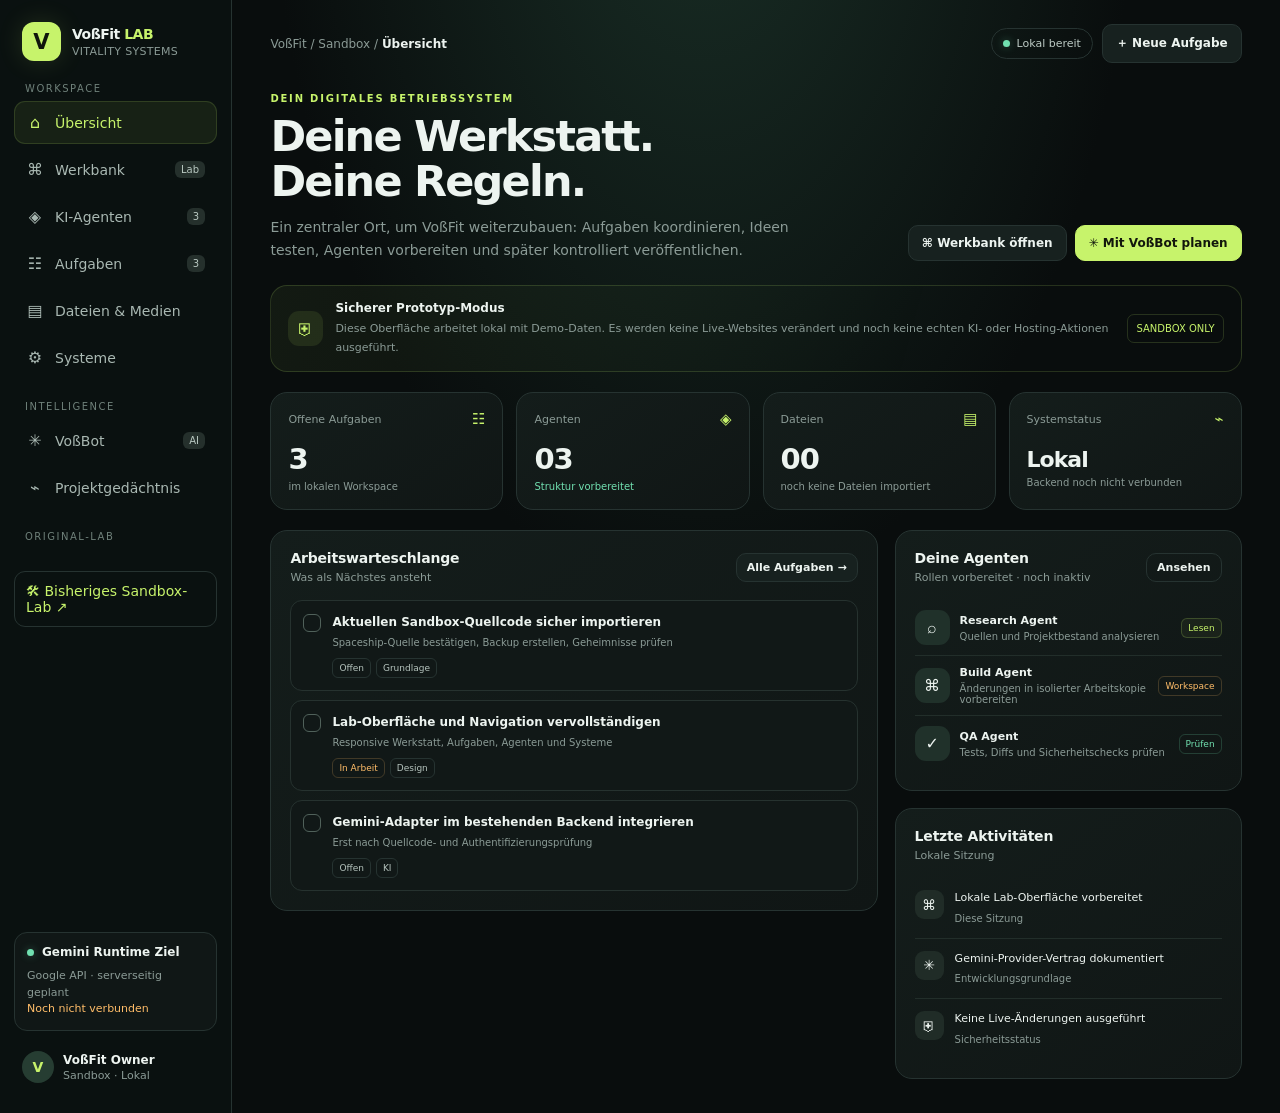
<file: apps/lab/index.html>
<!doctype html>
<html lang="de">
<head>
<meta charset="utf-8">
<meta name="viewport" content="width=device-width, initial-scale=1">
<meta name="theme-color" content="#0b1010">
<title>VoßFit Lab — Werkstatt</title>
<style>
:root{color-scheme:dark;--bg:#090d0d;--panel:#111818;--panel2:#151f1e;--line:#263331;--muted:#8b9b96;--text:#edf4f0;--lime:#c7f36b;--mint:#71e0b0;--orange:#ffbd69;--red:#ff7e79;--radius:17px;font-family:Inter,ui-sans-serif,system-ui,-apple-system,BlinkMacSystemFont,"Segoe UI",sans-serif}
*{box-sizing:border-box}body{margin:0;background:radial-gradient(ellipse at 55% -20%,#1a3027 0,transparent 44%),var(--bg);color:var(--text);font-size:14px;min-height:100vh}button,input,textarea{font:inherit}button{cursor:pointer;color:inherit}.app{display:grid;grid-template-columns:232px minmax(0,1fr);min-height:100vh}.sidebar{border-right:1px solid var(--line);background:#0b1110f2;padding:22px 14px;display:flex;flex-direction:column;gap:22px}.brand{display:flex;gap:11px;align-items:center;padding:0 8px}.brandmark{height:39px;width:39px;border-radius:12px;background:var(--lime);color:#10150c;display:grid;place-items:center;font-size:21px;font-weight:900;box-shadow:0 0 26px #c7f36b22}.brandname{font-weight:800;letter-spacing:-.5px}.brandname small{display:block;color:var(--muted);font-weight:500;font-size:11px;letter-spacing:.3px;margin-top:3px}.navlabel{font-size:10px;letter-spacing:1.5px;text-transform:uppercase;color:#6f817a;padding:0 11px;margin-bottom:7px}.nav{display:grid;gap:4px}.nav button{display:flex;align-items:center;gap:11px;text-align:left;background:transparent;border:1px solid transparent;border-radius:11px;padding:11px;color:#a9b8b2;width:100%;transition:.18s}.nav button:hover{background:#ffffff08;color:var(--text)}.nav button.active{background:#c7f36b12;border-color:#c7f36b24;color:var(--lime)}.ico{width:18px;text-align:center;font-size:16px}.nav .count{margin-left:auto;font-size:10px;border-radius:6px;background:#25302c;padding:3px 6px;color:#b9c8c1}.side-bottom{margin-top:auto;display:grid;gap:12px}.provider{border:1px solid var(--line);background:#101716;border-radius:13px;padding:12px}.provider-top{display:flex;align-items:center;gap:8px;font-weight:650;font-size:12px}.dot{width:7px;height:7px;background:var(--mint);border-radius:50%;box-shadow:0 0 9px #71e0b055}.provider p{color:var(--muted);font-size:11px;line-height:1.5;margin:9px 0 0}.profile{display:flex;gap:9px;align-items:center;padding:8px}.avatar{width:32px;height:32px;border-radius:50%;background:#263d32;color:var(--lime);display:grid;place-items:center;font-weight:800}.profile small{display:block;color:var(--muted);font-size:11px;margin-top:2px}.main{min-width:0;padding:24px clamp(16px,3vw,42px) 34px;max-width:1600px;width:100%;margin:0 auto}.topbar{display:flex;justify-content:space-between;align-items:center;gap:14px;margin-bottom:30px}.crumb{color:var(--muted);font-size:12px}.crumb strong{color:var(--text);font-weight:650}.top-actions{display:flex;align-items:center;gap:9px}.pill{display:flex;gap:7px;align-items:center;border:1px solid var(--line);border-radius:99px;padding:8px 11px;color:#bdcbc5;font-size:11px}.button{border:1px solid var(--line);background:#17211f;padding:10px 13px;border-radius:10px;font-weight:650;font-size:12px;transition:.18s}.button:hover{border-color:#60776b;background:#1b2924}.button.primary{background:var(--lime);color:#12170c;border-color:var(--lime)}.button.primary:hover{background:#d6ff8b}.button.small{padding:7px 10px;font-size:11px}.button.ghost{background:transparent}.heading{display:flex;align-items:flex-end;justify-content:space-between;gap:18px;margin-bottom:24px}.eyebrow{color:var(--lime);text-transform:uppercase;letter-spacing:1.8px;font-size:10px;font-weight:800;margin-bottom:10px}.heading h1{font-size:clamp(28px,3.4vw,43px);letter-spacing:-1.8px;line-height:1.05;margin:0;font-weight:760}.heading p{color:var(--muted);line-height:1.6;margin:12px 0 0;max-width:570px}.heading-actions{display:flex;gap:8px;flex-shrink:0}.banner{border:1px solid #b9ed6e2a;background:linear-gradient(105deg,#b8ed6b0f,transparent 68%);border-radius:var(--radius);padding:15px 17px;display:flex;align-items:center;gap:12px;margin-bottom:20px}.banner-icon{height:35px;width:35px;flex-shrink:0;border-radius:11px;background:#c7f36b18;color:var(--lime);display:grid;place-items:center;font-size:17px}.banner strong{display:block;font-size:12px;margin-bottom:4px}.banner span{font-size:11px;color:var(--muted);line-height:1.5}.banner .status{margin-left:auto;white-space:nowrap;border:1px solid #b9ed6e2a;color:var(--lime);padding:6px 8px;border-radius:7px;font-size:10px}.stats{display:grid;grid-template-columns:repeat(4,minmax(0,1fr));gap:13px;margin-bottom:20px}.stat,.panel{background:linear-gradient(145deg,#141d1b,#101615);border:1px solid var(--line);border-radius:var(--radius)}.stat{padding:17px}.stat-top{display:flex;justify-content:space-between;align-items:center;color:var(--muted);font-size:11px}.stat-icon{font-size:15px;color:var(--lime)}.stat-value{font-size:29px;font-weight:760;letter-spacing:-1px;margin:14px 0 5px}.stat-foot{color:var(--muted);font-size:10px}.stat-foot em{color:var(--mint);font-style:normal}.content-grid{display:grid;grid-template-columns:minmax(0,1.4fr) minmax(280px,.8fr);gap:17px;align-items:start}.panel{padding:19px;min-width:0}.panel-head{display:flex;align-items:center;justify-content:space-between;gap:12px;margin-bottom:16px}.panel-title{font-weight:720;font-size:14px;letter-spacing:-.2px}.panel-sub{font-size:11px;color:var(--muted);margin-top:5px}.tasklist{display:grid;gap:9px}.task{display:flex;gap:11px;align-items:flex-start;padding:12px;border:1px solid #26322f;border-radius:12px;background:#111817}.task-check{width:18px;height:18px;border:1px solid #50615a;border-radius:6px;display:grid;place-items:center;flex-shrink:0;margin-top:1px;background:transparent}.task-check.done{background:var(--lime);color:#10150c;border-color:var(--lime)}.task-body{flex:1;min-width:0}.task-title{font-size:12px;font-weight:650;line-height:1.5}.task-desc{color:var(--muted);font-size:10px;margin-top:4px;line-height:1.5}.tag{display:inline-flex;border:1px solid var(--line);border-radius:6px;padding:4px 6px;color:#b6c4be;font-size:9px;white-space:nowrap}.tag.lime{color:var(--lime);border-color:#c7f36b33;background:#c7f36b0c}.tag.orange{color:var(--orange);border-color:#ffbd6933}.tag.mint{color:var(--mint);border-color:#71e0b033}.task-meta{display:flex;gap:5px;align-items:center;flex-wrap:wrap;margin-top:8px}.activity{display:grid;gap:0}.activity-item{display:flex;gap:11px;padding:12px 0;border-bottom:1px solid #222e2a}.activity-item:last-child{border-bottom:0}.activity-icon{height:29px;width:29px;border-radius:9px;background:#202c27;display:grid;place-items:center;flex-shrink:0}.activity-text{font-size:11px;line-height:1.5}.activity-text small{display:block;color:var(--muted);margin-top:4px;font-size:10px}.agent-row{display:flex;gap:10px;align-items:center;padding:10px 0;border-bottom:1px solid #222e2a}.agent-row:last-child{border-bottom:0}.agent-symbol{width:35px;height:35px;border-radius:11px;background:#20312a;display:grid;place-items:center;font-size:16px}.agent-info{flex:1}.agent-info strong{font-size:11px;display:block}.agent-info small{color:var(--muted);font-size:10px;display:block;margin-top:4px}.mini-status{font-size:9px;color:var(--mint);display:flex;gap:5px;align-items:center}.mini-status .dot{width:5px;height:5px}.section{display:none}.section.active{display:block}.page-head{margin-bottom:22px}.page-head h2{font-size:27px;letter-spacing:-1px;margin:0}.page-head p{color:var(--muted);line-height:1.6;margin:8px 0 0}.workbench{display:grid;grid-template-columns:minmax(0,1fr) 260px;gap:16px}.dropzone{border:1px dashed #43574c;background:#0e1513;border-radius:14px;padding:27px 16px;text-align:center}.dropzone .bigicon{font-size:28px;margin-bottom:10px}.dropzone strong{display:block;font-size:13px}.dropzone p{font-size:11px;color:var(--muted);line-height:1.6}.dropzone input{display:none}.preview{min-height:170px;background:#0b100f;border:1px solid var(--line);border-radius:12px;padding:14px;font:11px/1.8 ui-monospace,monospace;color:#9fb1a8;white-space:pre-wrap;overflow:auto}.field{display:grid;gap:7px;margin:12px 0}.field label{font-size:11px;color:#c5d1cb}.field input,.field textarea,.chat-input{width:100%;border:1px solid var(--line);border-radius:10px;background:#0b1110;color:var(--text);padding:11px;outline:none}.field input:focus,.field textarea:focus,.chat-input:focus{border-color:#7a9b66}.field textarea{resize:vertical;min-height:95px}.chatbox{display:flex;flex-direction:column;min-height:440px}.chat-log{flex:1;display:grid;align-content:start;gap:12px;padding:4px 0 18px}.msg{display:flex;gap:9px;align-items:flex-start;max-width:88%}.msg.user{margin-left:auto;flex-direction:row-reverse}.msg-icon{width:27px;height:27px;border-radius:9px;display:grid;place-items:center;flex-shrink:0;background:#25372d;color:var(--lime)}.msg.user .msg-icon{background:#2b3331;color:#d2ddd7}.bubble{border:1px solid var(--line);background:#141c1a;border-radius:12px;padding:11px 12px;font-size:11px;line-height:1.7;color:#d2ddd7}.msg.user .bubble{background:#1b2923}.bubble small{display:block;color:var(--muted);font-size:9px;margin-bottom:4px}.chat-compose{display:flex;gap:8px;border-top:1px solid var(--line);padding-top:13px}.chat-compose input{flex:1;min-width:0}.notice{border:1px solid #ffbd6933;background:#ffbd690b;color:#d6b989;border-radius:10px;padding:11px;font-size:10px;line-height:1.6;margin-bottom:15px}.empty{padding:30px 10px;text-align:center;color:var(--muted);font-size:12px}.mobile-menu{display:none}.toast{position:fixed;bottom:20px;right:20px;background:#e1ffc0;color:#14200e;padding:12px 16px;border-radius:10px;font-weight:700;font-size:12px;box-shadow:0 10px 35px #0008;z-index:5;opacity:0;transform:translateY(8px);transition:.2s;pointer-events:none}.toast.show{opacity:1;transform:translateY(0)}.muted{color:var(--muted)}.hidden{display:none!important}
@media(max-width:1050px){.stats{grid-template-columns:repeat(2,minmax(0,1fr))}.content-grid{grid-template-columns:minmax(0,1fr)}.workbench{grid-template-columns:minmax(0,1fr) 230px}}
@media(max-width:700px){.app{grid-template-columns:1fr}.sidebar{position:fixed;z-index:4;inset:0 auto 0 0;width:260px;transform:translateX(-105%);transition:.22s;box-shadow:20px 0 50px #0008}.sidebar.open{transform:translateX(0)}.main{padding:16px 14px 28px}.topbar{margin-bottom:24px}.mobile-menu{display:inline-flex}.heading{align-items:flex-start;flex-direction:column}.heading-actions{width:100%}.heading-actions .button{flex:1}.pill.hide-mobile{display:none}.stats{gap:9px}.stat{padding:13px}.stat-value{font-size:25px}.panel{padding:14px}.workbench{grid-template-columns:1fr}.banner{align-items:flex-start}.banner .status{display:none}.top-actions{gap:6px}.heading h1{font-size:33px}}
</style>
</head>
<body>
<div class="app">
<aside class="sidebar" id="sidebar">
  <div class="brand"><div class="brandmark">V</div><div class="brandname">VoßFit <span style="color:var(--lime)">LAB</span><small>VITALITY SYSTEMS</small></div></div>
  <div><div class="navlabel">Workspace</div><nav class="nav" id="nav">
    <button class="active" data-page="overview"><span class="ico">⌂</span>Übersicht</button>
    <button data-page="workbench"><span class="ico">⌘</span>Werkbank <span class="count">Lab</span></button>
    <button data-page="agents"><span class="ico">◈</span>KI-Agenten <span class="count">3</span></button>
    <button data-page="tasks"><span class="ico">☷</span>Aufgaben <span class="count" id="taskCount">3</span></button>
    <button data-page="files"><span class="ico">▤</span>Dateien & Medien</button>
    <button data-page="systems"><span class="ico">⚙</span>Systeme</button>
  </nav></div>
  <div><div class="navlabel">Intelligence</div><nav class="nav"><button data-page="vossbot"><span class="ico">✳</span>VoßBot <span class="count">AI</span></button><button data-page="memory"><span class="ico">⌁</span>Projektgedächtnis</button></nav></div>
  <div class="navlabel">Original-Lab</div><nav class="nav"><a href="./original-lab.html" style="display:flex;align-items:center;gap:11px;text-decoration:none;color:var(--lime);padding:11px;border:1px solid var(--line);border-radius:11px">&#128736; Bisheriges Sandbox-Lab &#8599;</a></nav><div class="side-bottom">
    <div class="provider"><div class="provider-top"><span class="dot"></span> Gemini Runtime Ziel</div><p>Google API · serverseitig geplant<br><span style="color:var(--orange)">Noch nicht verbunden</span></p></div>
    <div class="profile"><div class="avatar">V</div><div><strong style="font-size:12px">VoßFit Owner</strong><small>Sandbox · Lokal</small></div></div>
  </div>
</aside>
<main class="main">
<header class="topbar"><div style="display:flex;align-items:center;gap:11px"><button class="button mobile-menu" id="menuBtn" aria-label="Menü öffnen">☰</button><div class="crumb">VoßFit / Sandbox / <strong id="crumb">Übersicht</strong></div></div><div class="top-actions"><span class="pill hide-mobile"><span class="dot"></span> Lokal bereit</span><button class="button" id="newTaskTop">＋ Neue Aufgabe</button></div></header>
<section class="section active" id="page-overview">
  <div class="heading"><div><div class="eyebrow">Dein digitales Betriebssystem</div><h1>Deine Werkstatt.<br>Deine Regeln.</h1><p>Ein zentraler Ort, um VoßFit weiterzubauen: Aufgaben koordinieren, Ideen testen, Agenten vorbereiten und später kontrolliert veröffentlichen.</p></div><div class="heading-actions"><button class="button" data-goto="workbench">⌘ Werkbank öffnen</button><button class="button primary" data-goto="vossbot">✳ Mit VoßBot planen</button></div></div>
  <div class="banner"><div class="banner-icon">⛨</div><div><strong>Sicherer Prototyp-Modus</strong><span>Diese Oberfläche arbeitet lokal mit Demo-Daten. Es werden keine Live-Websites verändert und noch keine echten KI- oder Hosting-Aktionen ausgeführt.</span></div><span class="status">SANDBOX ONLY</span></div>
  <div class="stats">
    <div class="stat"><div class="stat-top">Offene Aufgaben <span class="stat-icon">☷</span></div><div class="stat-value" id="statOpen">3</div><div class="stat-foot">im lokalen Workspace</div></div>
    <div class="stat"><div class="stat-top">Agenten <span class="stat-icon">◈</span></div><div class="stat-value">03</div><div class="stat-foot"><em>Struktur vorbereitet</em></div></div>
    <div class="stat"><div class="stat-top">Dateien <span class="stat-icon">▤</span></div><div class="stat-value" id="statFiles">00</div><div class="stat-foot">noch keine Dateien importiert</div></div>
    <div class="stat"><div class="stat-top">Systemstatus <span class="stat-icon">⌁</span></div><div class="stat-value" style="font-size:22px;margin-top:19px">Lokal</div><div class="stat-foot">Backend noch nicht verbunden</div></div>
  </div>
  <div class="content-grid">
    <div class="panel"><div class="panel-head"><div><div class="panel-title">Arbeitswarteschlange</div><div class="panel-sub">Was als Nächstes ansteht</div></div><button class="button small" data-goto="tasks">Alle Aufgaben →</button></div><div class="tasklist" id="overviewTasks"></div></div>
    <div style="display:grid;gap:17px"><div class="panel"><div class="panel-head"><div><div class="panel-title">Deine Agenten</div><div class="panel-sub">Rollen vorbereitet · noch inaktiv</div></div><button class="button small ghost" data-goto="agents">Ansehen</button></div><div id="agentMini"></div></div><div class="panel"><div class="panel-head"><div><div class="panel-title">Letzte Aktivitäten</div><div class="panel-sub">Lokale Sitzung</div></div></div><div class="activity" id="activityList"></div></div></div>
  </div>
</section>
<section class="section" id="page-workbench">
  <div class="page-head"><div class="eyebrow">Kreativbereich</div><h2>Werkbank</h2><p>Ideen, Dateien und kleine Experimente sammeln. Später kann hier ein isolierter Ausführungsbereich dazukommen.</p></div>
  <div class="notice">Prototyp-Hinweis: Uploads werden hier nicht an einen Server übertragen. Ausgewählte Dateien bleiben nur in dieser Browser-Sitzung und werden nicht dauerhaft gespeichert.</div>
  <div class="workbench"><div class="panel"><div class="panel-head"><div><div class="panel-title">Experiment erstellen</div><div class="panel-sub">Notiz, UI-Idee oder Code-Skizze</div></div><span class="tag lime">LOCAL</span></div><div class="field"><label for="expTitle">Titel</label><input id="expTitle" placeholder="z. B. Neuer Agenten-Workspace"></div><div class="field"><label for="expType">Typ</label><select id="expType" class="chat-input"><option>UI-Idee</option><option>Funktionskonzept</option><option>Code-Skizze</option><option>Notiz</option></select></div><div class="field"><label for="expBody">Beschreibung / Inhalt</label><textarea id="expBody" placeholder="Was möchtest du ausprobieren?"></textarea></div><button class="button primary" id="saveExperiment">＋ Experiment lokal anlegen</button><div style="height:16px"></div><div class="panel-head"><div><div class="panel-title">Deine Experimente</div><div class="panel-sub">Sitzungsinterner Prototyp</div></div></div><div id="experiments" class="tasklist"><div class="empty">Noch keine Experimente angelegt.</div></div></div>
    <div style="display:grid;gap:16px"><div class="panel"><div class="panel-title">Dateien ansehen</div><div class="panel-sub">Nur lokale Vorschau, kein Upload</div><label class="dropzone" for="localFiles" style="display:block;margin-top:13px;cursor:pointer"><div class="bigicon">⇧</div><strong>Datei auswählen</strong><p>Text, Bilder, Dokumente<br>bleiben lokal in dieser Vorschau</p><span class="button small">Datei wählen</span><input type="file" id="localFiles" multiple></label><div id="filePreview" style="margin-top:10px"></div></div><div class="panel"><div class="panel-title">Sicherer Ablauf</div><div class="activity"><div class="activity-item"><div class="activity-icon">01</div><div class="activity-text">Quelle sichern<small>Backup der Sandbox erstellen</small></div></div><div class="activity-item"><div class="activity-icon">02</div><div class="activity-text">Geheimnisse prüfen<small>Schlüssel nicht ins Git übernehmen</small></div></div><div class="activity-item"><div class="activity-icon">03</div><div class="activity-text">Lokal testen<small>Änderungen vergleichen und prüfen</small></div></div><div class="activity-item"><div class="activity-icon">04</div><div class="activity-text">Freigabe einholen<small>Erst dann Sandbox-Release</small></div></div></div></div></div></div>
</section>
<section class="section" id="page-agents">
  <div class="page-head"><div class="eyebrow">Agenten-Orchestrierung</div><h2>KI-Agenten</h2><p>Geteiltes Projektwissen, aber getrennte Aufgabenverläufe und begrenzte Berechtigungen. Die folgenden Rollen sind derzeit konzeptionell.</p></div><div class="notice">Noch keine autonomen Aktionen: Agenten sind hier Rollen- und Berechtigungskonzepte, keine laufenden KI-Prozesse.</div><div class="content-grid"><div class="panel"><div class="panel-head"><div><div class="panel-title">Agenten-Team</div><div class="panel-sub">Vorgeschlagene Rollen</div></div></div><div id="agentFull"></div></div><div class="panel"><div class="panel-title">Berechtigungsmodell</div><div class="panel-sub">Least privilege — jede Rolle nur mit nötigen Rechten</div><div class="activity" style="margin-top:12px"><div class="activity-item"><div class="activity-icon">⌕</div><div class="activity-text"><strong>Research Agent</strong><small>Lesen, zusammenfassen, Quellen protokollieren</small></div></div><div class="activity-item"><div class="activity-icon">⌘</div><div class="activity-text"><strong>Build Agent</strong><small>Änderungen im isolierten Workspace vorbereiten</small></div></div><div class="activity-item"><div class="activity-icon">✓</div><div class="activity-text"><strong>QA Agent</strong><small>Tests ausführen, Diff prüfen, Fehler melden</small></div></div><div class="activity-item"><div class="activity-icon">⛨</div><div class="activity-text"><strong>Owner-Freigabe</strong><small>Veröffentlichung und kritische Aktionen nur nach Bestätigung</small></div></div></div></div></div>
</section>
<section class="section" id="page-tasks">
  <div class="page-head"><div class="eyebrow">Task Engine · Vorschau</div><h2>Aufgaben</h2><p>Aufträge in kleine, nachvollziehbare Schritte zerlegen. Änderungen hier werden nur im aktuellen Browser gespeichert.</p></div><div class="content-grid"><div class="panel"><div class="panel-head"><div><div class="panel-title">Aufgabenliste</div><div class="panel-sub">Lokale Demo-Daten</div></div><button class="button primary small" id="newTask">＋ Aufgabe</button></div><div class="tasklist" id="allTasks"></div></div><div class="panel"><div class="panel-title">Neue Aufgabe</div><div class="panel-sub">Für den lokalen Prototyp</div><div class="field"><label for="taskTitle">Auftrag</label><input id="taskTitle" placeholder="Was soll erledigt werden?"></div><div class="field"><label for="taskDesc">Kontext (optional)</label><textarea id="taskDesc" placeholder="Ziel, Grenzen, gewünschtes Ergebnis"></textarea></div><button class="button primary" id="addTask">Aufgabe hinzufügen</button></div></div>
</section>
<section class="section" id="page-files">
  <div class="page-head"><div class="eyebrow">Datei- & Medien-Hub</div><h2>Dateien & Medien</h2><p>Späterer zentraler Eingang für Bilder, Videos, Dokumente und Projektdaten — mit Berechtigungen und privaten Speicherpfaden.</p></div><div class="notice">R2 ist noch nicht eingerichtet. Diese Vorschau lädt nichts hoch und zeigt keine bestehenden Server-Dateien an.</div><div class="panel"><div class="panel-head"><div><div class="panel-title">Lokale Dateivorschau</div><div class="panel-sub">Wähle Dateien aus, um Namen und Typ zu sehen</div></div><label for="filesInput" class="button small">＋ Dateien auswählen</label><input id="filesInput" type="file" multiple hidden></div><div id="filesList" class="tasklist"><div class="empty">Noch keine Dateien ausgewählt.</div></div></div>
</section>
<section class="section" id="page-systems">
  <div class="page-head"><div class="eyebrow">Infrastruktur & Integrationen</div><h2>Systeme</h2><p>Klare Grenzen zwischen Sandbox und offiziellem Projekt. Statuswerte sind aktuelle Planungsinformationen, keine Live-Healthchecks.</p></div><div class="content-grid"><div class="panel"><div class="panel-title">Integrationen</div><div class="activity" style="margin-top:10px"><div class="activity-item"><div class="activity-icon">G</div><div class="activity-text"><strong>Google Login</strong><small>Im bestehenden Lab laut Projektstatus bereits eingerichtet; hier nicht live geprüft.</small></div><span class="tag mint">bekannt</span></div><div class="activity-item"><div class="activity-icon">✳</div><div class="activity-text"><strong>Gemini API</strong><small>Serverseitiger Adapter als nächster Integrationsschritt</small></div><span class="tag orange">geplant</span></div><div class="activity-item"><div class="activity-icon">▤</div><div class="activity-text"><strong>Cloudflare R2</strong><small>Privater Datei- und Medien-Speicher</small></div><span class="tag orange">offen</span></div><div class="activity-item"><div class="activity-icon">⌘</div><div class="activity-text"><strong>Isolierte Ausführung</strong><small>Workspace, Ressourcenlimits, Testläufe</small></div><span class="tag orange">offen</span></div><div class="activity-item"><div class="activity-icon">↗</div><div class="activity-text"><strong>GitHub Sync</strong><small>Remote muss vor Push auf das korrekte Sandbox-Repo geprüft werden</small></div><span class="tag orange">prüfen</span></div></div></div><div class="panel"><div class="panel-title">Umgebungsgrenzen</div><div class="panel-sub">Keine automatische Veröffentlichung</div><div class="field"><label>Arbeitsumgebung</label><input value="VoßFit Sandbox · lokal" readonly></div><div class="field"><label>Sandbox-Domains</label><input value="voßfit.de · lab.voßfit.de" readonly></div><div class="field"><label>Offizielles Projekt</label><input value="vossfit.de · lab.vossfit.de" readonly></div><div class="notice">Offizielles Projekt ist ausdrücklich außerhalb des Scopes. Kein automatischer Sync und kein Deployment.</div></div></div>
</section>
<section class="section" id="page-vossbot">
  <div class="page-head"><div class="eyebrow">Dein KI-Copilot</div><h2>VoßBot</h2><p>Aufträge formulieren, Ideen strukturieren und nächste Schritte vorbereiten. Diese Chat-Ansicht ist noch eine UI-Demo und ruft kein KI-Modell auf.</p></div><div class="content-grid"><div class="panel chatbox"><div class="panel-head"><div><div class="panel-title">Mit VoßBot planen</div><div class="panel-sub"><span style="color:var(--orange)">● Demo-Modus</span> · keine echte KI-Verbindung</div></div><span class="tag">Gemini später</span></div><div class="chat-log" id="chatLog"><div class="msg"><div class="msg-icon">✳</div><div class="bubble"><small>VoßBot · Demo</small>Hey! Ich bin die lokale Chat-Vorschau. Du kannst hier deine Idee formulieren. Aktuell simuliere ich nur eine Rückmeldung — die Gemini API wird erst nach Import und Backend-Prüfung integriert.</div></div></div><form class="chat-compose" id="chatForm"><input class="chat-input" id="chatInput" placeholder="Was sollen wir als Nächstes bauen?" autocomplete="off"><button class="button primary" type="submit">Senden ↗</button></form></div><div class="panel"><div class="panel-title">Schnellstart</div><div class="panel-sub">Beispielaufträge zum Ausprobieren</div><div style="display:grid;gap:8px;margin-top:15px"><button class="button ghost prompt" data-prompt="Plane den sicheren Import des aktuellen Sandbox-Lab-Quellcodes.">Quellcode sicher importieren</button><button class="button ghost prompt" data-prompt="Erstelle einen Plan für den Gemini-Adapter mit serverseitiger Authentifizierung.">Gemini-Adapter planen</button><button class="button ghost prompt" data-prompt="Entwirf den Aufbau für private Dateiablage mit Cloudflare R2.">R2-Dateispeicher planen</button><button class="button ghost prompt" data-prompt="Definiere die ersten drei autonomen Agenten und ihre Berechtigungen.">Agenten strukturieren</button></div><div class="notice" style="margin-top:14px">Keine Zugangsdaten, Passwörter oder API-Schlüssel in den Chat eingeben.</div></div></div>
</section>
<section class="section" id="page-memory">
  <div class="page-head"><div class="eyebrow">Wissensbasis</div><h2>Projektgedächtnis</h2><p>Gemeinsame, freigegebene Projektfakten — getrennt von privaten Agentenverläufen und einzelnen Arbeitsaufträgen.</p></div><div class="notice">Noch keine persistente Datenbank oder Vektor-Suche verbunden. Die Einträge unten sind feste, nicht editierbare Architekturhinweise.</div><div class="panel"><div class="activity"><div class="activity-item"><div class="activity-icon">01</div><div class="activity-text"><strong>Projektgrenze</strong><small>Sandbox und offizielles Projekt verwenden getrennte Konfigurationen, Zugangsdaten und Deploy-Ziele.</small></div><span class="tag lime">Regel</span></div><div class="activity-item"><div class="activity-icon">02</div><div class="activity-text"><strong>Runtime-Anbieter</strong><small>Google Gemini ist als späterer Laufzeit-Anbieter vorgesehen; der Schlüssel liegt serverseitig.</small></div><span class="tag lime">Entscheidung</span></div><div class="activity-item"><div class="activity-icon">03</div><div class="activity-text"><strong>Release-Gate</strong><small>Keine Veröffentlichung ohne explizite Freigabe, Backup, Prüfung und Rollback-Plan.</small></div><span class="tag lime">Regel</span></div><div class="activity-item"><div class="activity-icon">04</div><div class="activity-text"><strong>Quellcode-Import</strong><small>Aktueller Spaceship-Quellcode ist noch nicht importiert oder als aktuelle Version verifiziert.</small></div><span class="tag orange">offen</span></div></div></div>
</section>
</main>
</div>
<div class="toast" id="toast" role="status" aria-live="polite"></div>
<script>
(function(){
const $=s=>document.querySelector(s), $$=s=>Array.from(document.querySelectorAll(s));
let tasks=[
{id:1,title:"Aktuellen Sandbox-Quellcode sicher importieren",desc:"Spaceship-Quelle bestätigen, Backup erstellen, Geheimnisse prüfen",status:"Offen",tag:"Grundlage"},
{id:2,title:"Lab-Oberfläche und Navigation vervollständigen",desc:"Responsive Werkstatt, Aufgaben, Agenten und Systeme",status:"In Arbeit",tag:"Design"},
{id:3,title:"Gemini-Adapter im bestehenden Backend integrieren",desc:"Erst nach Quellcode- und Authentifizierungsprüfung",status:"Offen",tag:"KI"}
];
let experiments=[];
let activities=[
{icon:"⌘",text:"Lokale Lab-Oberfläche vorbereitet",time:"Diese Sitzung"},
{icon:"✳",text:"Gemini-Provider-Vertrag dokumentiert",time:"Entwicklungsgrundlage"},
{icon:"⛨",text:"Keine Live-Änderungen ausgeführt",time:"Sicherheitsstatus"}
];
const agents=[
{icon:"⌕",name:"Research Agent",desc:"Quellen und Projektbestand analysieren",scope:"Lesen",color:"lime"},
{icon:"⌘",name:"Build Agent",desc:"Änderungen in isolierter Arbeitskopie vorbereiten",scope:"Workspace",color:"orange"},
{icon:"✓",name:"QA Agent",desc:"Tests, Diffs und Sicherheitschecks prüfen",scope:"Prüfen",color:"mint"}
];
function toast(msg){const t=$("#toast");t.textContent=msg;t.classList.add("show");clearTimeout(window.__toastTimer);window.__toastTimer=setTimeout(()=>t.classList.remove("show"),2600)}
function safe(s){return String(s).replace(/[&<>"']/g,c=>({"&":"&amp;","<":"&lt;",">":"&gt;",'"':"&quot;","'":"&#39;"}[c]))}
function renderTasks(target,limit){const host=$(target);if(!host)return;const arr=limit?tasks.slice(0,limit):tasks;if(!arr.length){host.innerHTML='<div class="empty">Keine Aufgaben vorhanden.</div>';return}host.innerHTML=arr.map(t=>'<div class="task"><button class="task-check '+(t.status==="Erledigt"?"done":"")+'" data-toggle="'+t.id+'" aria-label="Aufgabe umschalten">'+(t.status==="Erledigt"?"✓":"")+'</button><div class="task-body"><div class="task-title">'+safe(t.title)+'</div><div class="task-desc">'+safe(t.desc||"Kein zusätzlicher Kontext")+'</div><div class="task-meta"><span class="tag '+(t.status==="Erledigt"?"mint":t.status==="In Arbeit"?"orange":"")+'">'+safe(t.status)+'</span><span class="tag">'+safe(t.tag||"Eigene Aufgabe")+'</span></div></div></div>').join("")}
function renderAgents(target){const host=$(target);if(!host)return;host.innerHTML=agents.map(a=>'<div class="agent-row"><div class="agent-symbol">'+a.icon+'</div><div class="agent-info"><strong>'+a.name+'</strong><small>'+a.desc+'</small></div><span class="tag '+a.color+'">'+a.scope+'</span></div>').join("")}
function renderActivities(){const host=$("#activityList");host.innerHTML=activities.slice(0,5).map(a=>'<div class="activity-item"><div class="activity-icon">'+a.icon+'</div><div class="activity-text">'+safe(a.text)+'<small>'+safe(a.time)+'</small></div></div>').join("")}
function update(){renderTasks("#overviewTasks",3);renderTasks("#allTasks");renderAgents("#agentMini");renderAgents("#agentFull");renderActivities();$("#statOpen").textContent=tasks.filter(t=>t.status!=="Erledigt").length;$("#taskCount").textContent=tasks.filter(t=>t.status!=="Erledigt").length}
function go(page){$$(".section").forEach(s=>s.classList.remove("active"));const target=$("#page-"+page);if(target)target.classList.add("active");$$("[data-page]").forEach(b=>b.classList.toggle("active",b.dataset.page===page));const nav=$('[data-page="'+page+'"]');$("#crumb").textContent=nav?nav.textContent.trim():({vossbot:"VoßBot",memory:"Projektgedächtnis"}[page]||page);$("#sidebar").classList.remove("open");window.scrollTo({top:0,behavior:"smooth"})}
$("#nav").addEventListener("click",e=>{const b=e.target.closest("[data-page]");if(b)go(b.dataset.page)});
document.addEventListener("click",e=>{const g=e.target.closest("[data-goto]");if(g)go(g.dataset.goto);const tog=e.target.closest("[data-toggle]");if(tog){const t=tasks.find(x=>x.id===Number(tog.dataset.toggle));if(t){t.status=t.status==="Erledigt"?"Offen":"Erledigt";activities.unshift({icon:"☷",text:"Aufgabe aktualisiert: "+t.title,time:"Gerade eben"});update()}}});
$("#menuBtn").addEventListener("click",()=>$("#sidebar").classList.toggle("open"));
function addTask(){const title=$("#taskTitle").value.trim();if(!title){toast("Gib deiner Aufgabe zuerst einen Titel.");$("#taskTitle").focus();return}tasks.unshift({id:Date.now(),title,desc:$("#taskDesc").value.trim(),status:"Offen",tag:"Eigene Aufgabe"});activities.unshift({icon:"＋",text:"Aufgabe erstellt: "+title,time:"Gerade eben"});$("#taskTitle").value="";$("#taskDesc").value="";update();toast("Aufgabe lokal hinzugefügt.")}
$("#addTask").addEventListener("click",addTask);$("#newTask").addEventListener("click",()=>$("#taskTitle").focus());$("#newTaskTop").addEventListener("click",()=>{go("tasks");setTimeout(()=>$("#taskTitle").focus(),80)});
$("#saveExperiment").addEventListener("click",()=>{const title=$("#expTitle").value.trim();const body=$("#expBody").value.trim();if(!title){toast("Bitte einen Titel eintragen.");return}experiments.unshift({title,body,type:$("#expType").value});$("#expTitle").value="";$("#expBody").value="";$("#experiments").innerHTML=experiments.map(x=>'<div class="task"><div class="task-body"><div class="task-title">'+safe(x.title)+'</div><div class="task-desc">'+safe(x.body||"Keine Beschreibung")+'</div><div class="task-meta"><span class="tag lime">'+safe(x.type)+'</span><span class="tag">Nur lokal</span></div></div></div>').join("");toast("Experiment für diese Sitzung angelegt.")});
function showFiles(input,target){const host=$(target);const files=Array.from(input.files||[]);if(!files.length)return;host.innerHTML=files.map(f=>'<div class="task"><div class="activity-icon">▤</div><div class="task-body"><div class="task-title">'+safe(f.name)+'</div><div class="task-desc">'+safe(f.type||"Unbekannter Dateityp")+' · '+(f.size/1024).toFixed(1)+' KB</div></div></div>').join("");$("#statFiles").textContent=String(files.length).padStart(2,"0");toast("Dateiliste lokal angezeigt — nichts hochgeladen.")}
$("#localFiles").addEventListener("change",e=>showFiles(e.target,"#filePreview"));$("#filesInput").addEventListener("change",e=>showFiles(e.target,"#filesList"));
function sendChat(text){const log=$("#chatLog");const user=document.createElement("div");user.className="msg user";user.innerHTML='<div class="msg-icon">V</div><div class="bubble"><small>Du · Lokal</small>'+safe(text)+'</div>';log.appendChild(user);const bot=document.createElement("div");bot.className="msg";bot.innerHTML='<div class="msg-icon">✳</div><div class="bubble"><small>VoßBot · Demo</small>Ich habe deinen Auftrag in der Vorschau erhalten. Die echte Planung und Ausführung wird aktiviert, sobald der aktuelle Quellcode importiert und die Gemini-Anbindung sicher integriert ist. Als nächsten Schritt würde ich den Auftrag in kleine Tasks aufteilen und erst nach deiner Freigabe Dateien verändern.</div>';log.appendChild(bot);$("#chatInput").value="";log.scrollTop=log.scrollHeight}
$("#chatForm").addEventListener("submit",e=>{e.preventDefault();const val=$("#chatInput").value.trim();if(val)sendChat(val)});
$$(".prompt").forEach(b=>b.addEventListener("click",()=>{go("vossbot");$("#chatInput").value=b.dataset.prompt;$("#chatInput").focus()}));
update();
})();
</script>
</body>
</html>
</file>
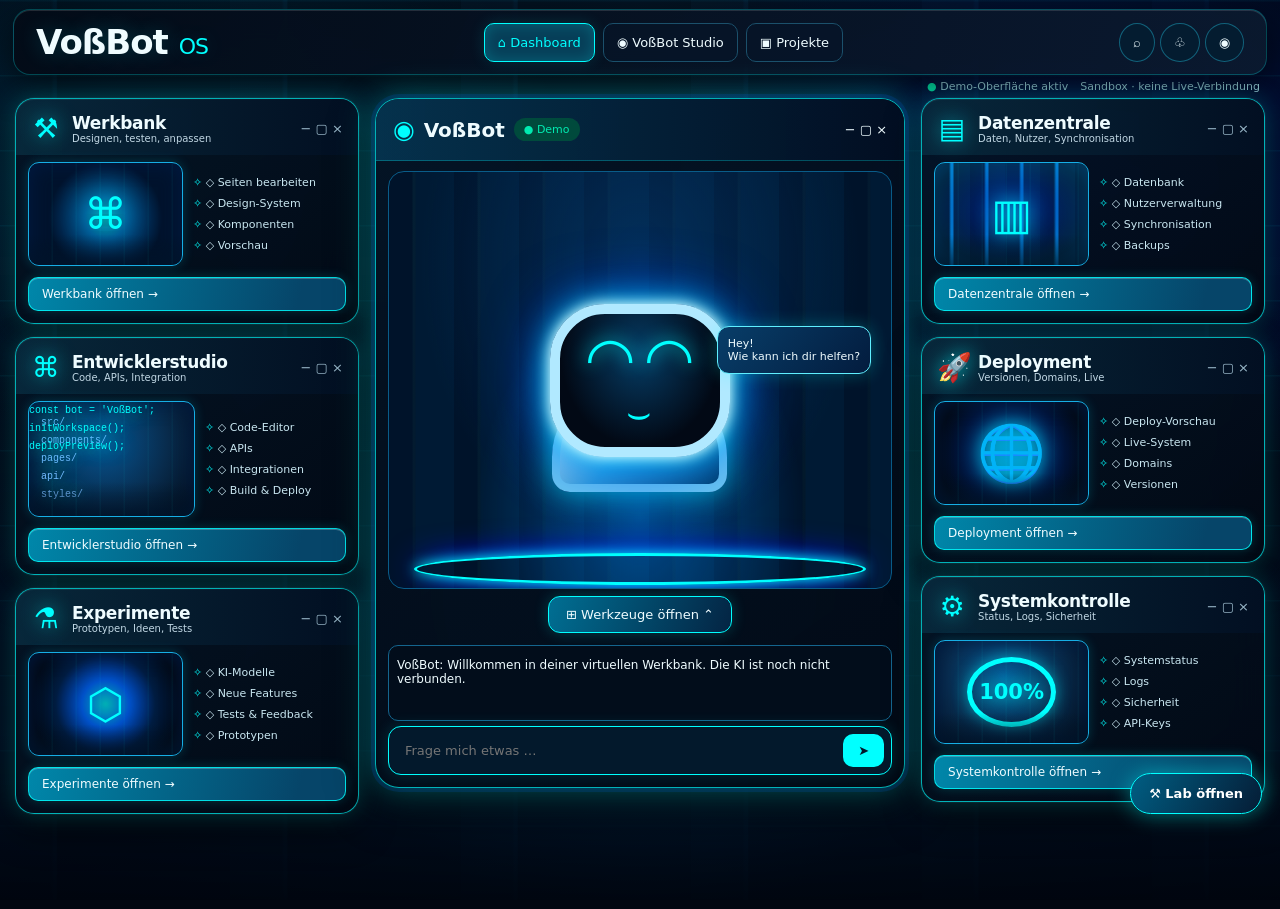
<file: apps/vossbot-lab-v1/index.html>
<!doctype html><html lang="de"><head><meta charset="utf-8"><meta name="viewport" content="width=device-width,initial-scale=1"><meta name="theme-color" content="#020b19"><title>VoßBot OS · VoßFit Lab</title><link rel="stylesheet" href="lab.css"><style>
:root{--cyan:#00ffff;--blue:#0000ff;--glass:linear-gradient(145deg,#0a2940ed,#020b1bec)}*{box-sizing:border-box}body{margin:0;background:#020914;color:#effcff;font:13px system-ui,'Segoe UI',sans-serif;min-height:100dvh;overflow-x:hidden}body:before{content:"";position:fixed;inset:0;z-index:-2;background:radial-gradient(ellipse at 48% 47%,#0062ab6b,transparent 43%),linear-gradient(120deg,#061f35 0%,#020814 48%,#031e39 100%)}body:after{content:"";position:fixed;inset:0;z-index:-1;opacity:.7;background:repeating-linear-gradient(90deg,transparent 0 16%,#00ffff0b 16.2% 16.4%,transparent 16.5% 20%),linear-gradient(transparent 50%,#04192b 95%)}button,input{font:inherit}button{color:inherit;cursor:pointer}.top{display:flex;align-items:center;justify-content:space-between;gap:14px;padding:12px 22px;min-height:72px;background:#04101ee0;border:1px solid #00ffff40;border-radius:0 0 16px 16px;backdrop-filter:blur(18px)}.brand{font-size:30px;font-weight:800;white-space:nowrap;letter-spacing:-1px}.brand em{font-style:normal;color:var(--cyan);font-size:22px;font-weight:500}.topnav{display:flex;align-items:center;gap:4px;flex-wrap:wrap}.topnav button,.top-actions button{background:#041c30;border:1px solid transparent;border-radius:10px;padding:11px 13px}.topnav button:hover,.topnav button.active{border-color:#00ffff;background:#073e58;color:var(--cyan)}.top-actions{display:flex;gap:5px}.top-actions button{border-color:#11617a;border-radius:50%}.status{max-width:1440px;margin:8px auto 0;display:flex;justify-content:flex-end;gap:12px;padding:0 20px;color:#9dd4de;font-size:11px}.green{color:#00e8aa}.desktop{display:grid;grid-template-columns:minmax(215px,1fr) minmax(340px,1.48fr) minmax(215px,1fr);gap:13px;max-width:1440px;margin:8px auto 100px;padding:0 15px;align-items:start}.column{display:grid;gap:13px}.win,.center,.quick{background:var(--glass);border:1px solid #00dfff99;border-radius:17px;box-shadow:inset 0 1px #ffffff1c,0 0 20px #00dfff2c,0 10px 25px #0007;overflow:hidden;backdrop-filter:blur(18px)}.win{min-height:207px;display:flex;flex-direction:column}.winhead{display:flex;align-items:center;gap:11px;padding:13px 14px 8px}.winicon{font-size:28px;color:var(--cyan);width:30px;text-align:center}.winhead strong{font-size:16px}.winhead small{display:block;color:#c1d7e4;font-size:10px}.winhead .controls{margin-left:auto;color:#9bb9ca;white-space:nowrap;font-size:13px}.winbody{padding:4px 12px 12px;flex:1;display:flex;gap:10px;align-items:stretch}.visual{flex:1;min-width:0;min-height:94px;border:1px solid #11789b;border-radius:11px;display:grid;place-items:center;background:radial-gradient(circle at 45% 35%,#008bb4a1,#05253c 50%,#020c1a 100%);color:#00ffff;font-size:43px;text-shadow:0 0 20px #00ffff}.visual.code{font:10px/1.8 monospace;text-align:left;display:block;padding:12px;color:#00e6fc}.visual.code:before{content:"src/\A components/\A pages/\A api/\A styles/";white-space:pre;color:#76baff}.visual.code:after{content:"const bot = 'VoßBot';\A initWorkspace();\A deployPreview();";white-space:pre;color:#00ffff}.visual.db{background:repeating-linear-gradient(90deg,#03192a 0 16px,#074b70 18px 20px,#021525 22px 39px);box-shadow:inset 0 0 40px #00aaff66}.visual.deploy{font-size:55px;background:radial-gradient(circle,#0756b5,#020b1c 70%)}.visual.metrics{font-size:21px;gap:3px;display:flex;align-items:center;justify-content:center}.visual.metrics b{border:5px solid var(--cyan);border-radius:50%;padding:18px 7px;box-shadow:0 0 16px #00ffff77}.items{flex:1;min-width:0;display:flex;flex-direction:column;justify-content:center;gap:7px;color:#c8e6f0;font-size:11px}.items span{white-space:nowrap;overflow:hidden;text-overflow:ellipsis}.open{margin:0 12px 12px;padding:9px 13px;background:linear-gradient(100deg,#007f9e,#06405d);border:1px solid #00ffffa6;border-radius:10px;text-align:left;font-size:12px}.open:hover{background:#00b9cd;color:#001725}.center{min-height:695px;display:flex;flex-direction:column;padding:0 12px 12px}.centerhead{display:flex;align-items:center;gap:9px;padding:13px 4px;border-bottom:1px solid #00ffff42}.centerhead strong{font-size:20px}.online{font-size:11px;color:#00eab0;background:#004a3c;padding:5px 10px;border-radius:30px}.botstage{position:relative;min-height:315px;flex:1;display:flex;align-items:center;justify-content:center;background:radial-gradient(ellipse at 50% 80%,#006bce65,transparent 60%)}.botface{position:relative;width:180px;height:153px;border:10px solid #8fd9f5;border-radius:55px;background:radial-gradient(circle at 50% 20%,#08426d,#01050e 75%);box-shadow:0 0 28px #00ffff,0 0 60px #0066ff7b,inset 0 0 22px #007fff}.botface:before,.botface:after{content:"◡";position:absolute;top:25px;font-size:58px;line-height:1;color:#00ffff;text-shadow:0 0 18px #00ffff;transform:rotate(180deg)}.botface:before{left:25px}.botface:after{right:25px}.smile{position:absolute;top:76px;left:66px;color:#00ffff;font-size:39px}.botbody{position:absolute;top:215px;width:175px;height:105px;border-radius:70px 70px 18px 18px;border:8px solid #6ac7ef;background:linear-gradient(125deg,#b4d9f2,#1b6caa 70%,#04204d);text-align:center;padding-top:32px;color:#001c42;font-size:23px;font-weight:800;box-shadow:0 0 28px #00aaff}.halo{position:absolute;bottom:3px;width:90%;height:32px;border:4px solid var(--cyan);border-radius:50%;box-shadow:0 0 25px var(--cyan)}.speech{position:absolute;right:4%;top:37%;background:#073962e8;border:1px solid #70dfff;border-radius:12px;padding:10px;font-size:11px;box-shadow:0 0 14px #00ffff55}.bottools{display:flex;justify-content:center;margin:7px 0}.bottools button{border:1px solid #00ffff;background:#034363;border-radius:12px;padding:10px 17px}.chatlog{height:76px;overflow:auto;padding:8px;background:#0213249c;border:1px solid #155b80;border-radius:10px;margin:5px 0;font-size:12px}.chatlog div{margin:4px 0}.compose{display:flex;gap:7px;border:1px solid #00ffff;border-radius:13px;padding:7px;background:#03182d}.compose input{flex:1;min-width:0;border:0;background:transparent;color:white;outline:none;padding:9px}.compose button{background:var(--cyan);color:#00162a;border:0;border-radius:10px;padding:8px 15px;font-weight:800}.chips{display:flex;justify-content:center;flex-wrap:wrap;gap:6px;padding-top:10px}.chips button{border:1px solid #125d7d;border-radius:8px;background:#05182c;padding:8px;font-size:10px}.quick{max-width:1440px;margin:-86px auto 16px;padding:10px;display:flex;align-items:center;gap:9px;flex-wrap:wrap}.quick button{background:#041d35;border:1px solid #136380;border-radius:10px;padding:11px}.mobilebar{display:none}.toolpopup{display:none;position:fixed;z-index:25;left:50%;top:50%;transform:translate(-50%,-50%);width:min(460px,92vw);padding:19px;border:1px solid var(--cyan);border-radius:20px;background:#03182af7;box-shadow:0 0 0 100vmax #0009,0 0 60px #00ffff55}.toolpopup.show{display:block}.toolpopup h2{margin-top:0}.toolgrid{display:grid;grid-template-columns:1fr 1fr;gap:8px}.toolgrid button{background:#063652;border:1px solid #157fa3;border-radius:10px;padding:13px}.toolpopup .close{float:right;background:transparent;border:0;font-size:22px}.mobilecards{display:none}
@media(max-width:950px){.topnav{display:none}.desktop{grid-template-columns:1fr 1.3fr 1fr;gap:8px;padding:0 8px}.winhead strong{font-size:12px}.winhead small,.items{font-size:9px}.winbody{flex-direction:column}.visual{min-height:72px}.center{min-height:650px}.quick{margin:0 8px 75px}}
@media(max-width:680px){.top{min-height:63px;padding:9px 12px}.brand{font-size:25px}.brand em{font-size:19px}.top-actions button{padding:8px}.status{justify-content:flex-start;padding:8px 13px}.desktop{display:flex;flex-direction:column;padding:0 10px;margin:0 0 80px;gap:10px}.center{order:0;width:100%;min-height:0;padding:0 9px 10px}.centerhead{padding:10px 3px}.botstage{min-height:245px;max-height:245px;overflow:hidden}.botface{transform:scale(.76) translateY(-35px)}.botbody{transform:scale(.8);top:169px}.halo{bottom:0}.speech{top:30%;right:1%;font-size:10px}.column{display:contents}.win{min-height:0}.desktop>.column>.win{display:none}.mobilecards{order:1;display:grid;grid-template-columns:1fr 1fr;gap:9px;width:100%}.mobilecard{min-height:112px;padding:12px;border:1px solid #00ffff9c;border-radius:14px;background:var(--glass);text-align:left;box-shadow:0 0 15px #00ffff30}.mobilecard strong{display:block;font-size:13px;margin:5px 0}.mobilecard small{font-size:10px;color:#bdd5e2}.mobilecard i{font-size:25px;color:var(--cyan);font-style:normal}.quick{display:none}.mobilebar{display:flex;position:fixed;bottom:0;left:0;right:0;z-index:10;justify-content:space-around;background:#031525f5;border-top:1px solid #00ffff88;padding:8px 4px 12px}.mobilebar button{border:0;background:none;color:#cdebf4;font-size:11px;padding:5px}.chatlog{height:48px}.chips{display:none}}
</style><style id="vossbot-design-v2">
:root{--glass:linear-gradient(148deg,#061a2be8,#020914ef 82%)}
body{background:#020711;font-family:Inter,'Segoe UI',system-ui,sans-serif}
body:before{background:radial-gradient(ellipse at 50% 68%,#0077d652,transparent 36%),radial-gradient(ellipse at 12% 18%,#00bfff2b,transparent 26%),radial-gradient(ellipse at 85% 20%,#0035ff40,transparent 30%),linear-gradient(90deg,#010915b8,#061e32aa,#010915c9),repeating-linear-gradient(90deg,#06182d 0 4%,#062e4d 4.2% 4.4%,#020a18 4.5% 18%)}
body:after{background:linear-gradient(180deg,#00000020 0%,transparent 30%,#00132999 82%,#00050e 100%),repeating-linear-gradient(0deg,transparent 0 73px,#00dfff12 74px 75px);opacity:.9}
.top{margin:9px 13px 0;min-height:62px;border-radius:17px;background:linear-gradient(110deg,#030b17ef,#0b1a2fe8);box-shadow:0 10px 35px #0009,inset 0 1px #ffffff20}
.brand{font-size:34px;text-shadow:0 0 22px #00ffff33}
.topnav{gap:8px}
.topnav button{border:1px solid #1b506b;background:#061629b8}
.topnav button.active{box-shadow:inset 0 0 15px #00ffff35,0 0 16px #00ffff20}
.status{margin-top:5px}
.desktop{grid-template-columns:minmax(220px,.96fr) minmax(360px,1.48fr) minmax(220px,.96fr);gap:16px;margin-top:5px;margin-bottom:20px}
.column{gap:13px}
.win,.center{border:1px solid #00ffffad;background:linear-gradient(145deg,#041425e8,#020914ef);box-shadow:0 0 0 1px #ffffff0a,inset 0 1px 0 #c2ffff38,0 0 22px #00ffff35,0 16px 34px #0009}
.win{border-radius:19px;min-height:210px;transition:transform .2s,box-shadow .2s}
.win:hover{transform:translateY(-2px);box-shadow:0 0 28px #00ffff5b,0 18px 32px #0009}
.winhead{background:linear-gradient(90deg,#0a3347a8,#020f22);padding:13px 15px 10px}
.winhead strong{font-size:17px;letter-spacing:-.3px}
.winhead small{font-size:10px}
.winicon{filter:drop-shadow(0 0 10px #00ffffaa)}
.winbody{padding:7px 12px 11px}
.visual{position:relative;overflow:hidden;min-height:104px;border-color:#16aee5;background:radial-gradient(circle at 45% 35%,#087bd2a8,#082b4c 55%,#020914 100%);box-shadow:inset 0 0 20px #001a43,0 0 12px #00dfff32}
.visual:after{content:"";position:absolute;inset:0;pointer-events:none;background:repeating-linear-gradient(90deg,transparent 0 22px,#00ffff0a 23px 24px),linear-gradient(transparent 70%,#001122ab)}
.visual.workshop{background:radial-gradient(circle at 50% 54%,#00eaff7a,#004d8d 22%,#00132d 60%),repeating-linear-gradient(0deg,#092a48 0 4px,#04111f 5px 17px);text-shadow:0 0 30px #00ffff}
.visual.experiment{background:radial-gradient(circle at 50% 50%,#00ffffa1,#0048c6 26%,#001c41 54%,#020914 80%);text-shadow:0 0 30px #00ffff}
.visual.db{background:radial-gradient(ellipse at 50% 45%,#0039c3b0,transparent 72%),repeating-linear-gradient(90deg,#020d20 0 14px,#0376c5 16px 18px,#03162c 19px 35px)}
.visual.deploy{background:radial-gradient(circle at 50% 50%,#0062ffb3,#001b53 43%,#020914 80%)}
.items{font-size:11px;gap:8px}
.items span:before{content:"✧ ";color:#00ffff}
.open{background:linear-gradient(105deg,#0087aa,#064569 85%);border:1px solid #00ffffcc;box-shadow:inset 0 1px #ffffff39,0 0 12px #00ffff2c}
.center{border-radius:24px;min-height:690px;box-shadow:0 0 0 4px #0066ff24,0 0 35px #00ffff5c,0 18px 45px #000b}
.centerhead{background:linear-gradient(90deg,#053754d9,#020e22);margin:0 -12px;padding:16px 17px}
.botstage{background:radial-gradient(ellipse at 50% 83%,#008afc77,transparent 46%),radial-gradient(ellipse at 50% 22%,#06478877,transparent 62%),repeating-linear-gradient(90deg,#00132a 0 23px,#00aaff12 24px 26px,#001a34 27px 65px);border:1px solid #095c89;border-radius:16px;margin-top:10px;overflow:hidden}
.botface{border-color:#b1e9ff;background:radial-gradient(ellipse at 50% 30%,#063d66,#020915 70%);box-shadow:0 0 14px #ffffff,0 0 35px #00ffff,0 0 65px #003cff}
.botbody{background:linear-gradient(130deg,#d3f5ff,#2e9bd3 46%,#00416b);box-shadow:0 0 30px #00ffffaa}
.halo{border-width:3px;box-shadow:0 0 14px #00ffff,0 0 32px #0000ff}
.speech{border-color:#5fefff;box-shadow:0 0 18px #00ffff44;background:linear-gradient(130deg,#083e69,#031c3e)}
.bottools button{background:linear-gradient(110deg,#006f93,#042443);box-shadow:0 0 15px #00ffff33}
.chatlog{background:#020d1b;border-color:#14658e}
.compose{background:#03192c;box-shadow:0 0 16px #00ffff24}
.mobilebar,.quick{display:none!important}
@media(max-width:680px){.top{margin:5px 6px 0;border-radius:12px;min-height:58px}.desktop{margin-bottom:20px}.center{border-radius:18px;min-height:0}.centerhead{padding:12px 15px}.botstage{min-height:245px;max-height:245px}.mobilecards{gap:10px}.mobilecard{min-height:120px;background:linear-gradient(145deg,#0b3049f5,#020d1eec);box-shadow:inset 0 1px #ffffff20,0 0 15px #00ffff33}.mobilecard:active{transform:scale(.98)}.lab-launch{bottom:16px!important}}
</style></head><body>
<header class="top"><div class="brand">VoßBot <em>OS</em></div><nav class="topnav"><button class="active" data-module="Dashboard">⌂ Dashboard</button><button data-module="VoßBot Studio">◉ VoßBot Studio</button><button data-module="Projekte">▣ Projekte</button></nav><div class="top-actions"><button title="Suche" data-module="Datenzentrale">⌕</button><button title="Projekte" data-module="Projekte">♧</button><button title="Profil" data-module="Systemkontrolle">◉</button></div></header>
<div class="status"><span><span class="green">●</span> Demo-Oberfläche aktiv</span><span>Sandbox · keine Live-Verbindung</span></div>
<main class="desktop"><div class="column">
<section class="win"><div class="winhead"><span class="winicon">⚒</span><div><strong>Werkbank</strong><small>Designen, testen, anpassen</small></div><span class="controls">− ▢ ×</span></div><div class="winbody"><div class="visual workshop">⌘</div><div class="items"><span>◇ Seiten bearbeiten</span><span>◇ Design-System</span><span>◇ Komponenten</span><span>◇ Vorschau</span></div></div><button class="open" data-module="Werkbank">Werkbank öffnen →</button></section>
<section class="win"><div class="winhead"><span class="winicon">⌘</span><div><strong>Entwicklerstudio</strong><small>Code, APIs, Integration</small></div><span class="controls">− ▢ ×</span></div><div class="winbody"><div class="visual code"></div><div class="items"><span>◇ Code-Editor</span><span>◇ APIs</span><span>◇ Integrationen</span><span>◇ Build & Deploy</span></div></div><button class="open" data-module="Entwicklerstudio">Entwicklerstudio öffnen →</button></section>
<section class="win"><div class="winhead"><span class="winicon">⚗</span><div><strong>Experimente</strong><small>Prototypen, Ideen, Tests</small></div><span class="controls">− ▢ ×</span></div><div class="winbody"><div class="visual experiment">⬡</div><div class="items"><span>◇ KI-Modelle</span><span>◇ Neue Features</span><span>◇ Tests & Feedback</span><span>◇ Prototypen</span></div></div><button class="open" data-module="Ideenlabor">Experimente öffnen →</button></section></div>
<section class="center"><div class="centerhead"><span style="font-size:25px;color:#00ffff">◉</span><strong>VoßBot</strong><span class="online">● Demo</span><span style="margin-left:auto">− ▢ ×</span></div><div class="botstage"><div class="halo"></div><div class="botbody">VoßBot</div><div class="botface"><span class="smile">⌣</span></div><div class="speech">Hey!<br>Wie kann ich dir helfen?</div></div><div class="bottools"><button id="openTools">⊞ Werkzeuge öffnen ⌃</button></div><div id="chatlog" class="chatlog"><div>VoßBot: Willkommen in deiner virtuellen Werkbank. Die KI ist noch nicht verbunden.</div></div><form id="chatForm" class="compose"><input id="chatInput" placeholder="Frage mich etwas …"><button type="submit">➤</button></form></section>
<div class="column">
<section class="win"><div class="winhead"><span class="winicon">▤</span><div><strong>Datenzentrale</strong><small>Daten, Nutzer, Synchronisation</small></div><span class="controls">− ▢ ×</span></div><div class="winbody"><div class="visual db">▥</div><div class="items"><span>◇ Datenbank</span><span>◇ Nutzerverwaltung</span><span>◇ Synchronisation</span><span>◇ Backups</span></div></div><button class="open" data-module="Datenzentrale">Datenzentrale öffnen →</button></section>
<section class="win"><div class="winhead"><span class="winicon">🚀</span><div><strong>Deployment</strong><small>Versionen, Domains, Live</small></div><span class="controls">− ▢ ×</span></div><div class="winbody"><div class="visual deploy">🌐</div><div class="items"><span>◇ Deploy-Vorschau</span><span>◇ Live-System</span><span>◇ Domains</span><span>◇ Versionen</span></div></div><button class="open" data-module="Deployment">Deployment öffnen →</button></section>
<section class="win"><div class="winhead"><span class="winicon">⚙</span><div><strong>Systemkontrolle</strong><small>Status, Logs, Sicherheit</small></div><span class="controls">− ▢ ×</span></div><div class="winbody"><div class="visual metrics"><b>100%</b></div><div class="items"><span>◇ Systemstatus</span><span>◇ Logs</span><span>◇ Sicherheit</span><span>◇ API-Keys</span></div></div><button class="open" data-module="Systemkontrolle">Systemkontrolle öffnen →</button></section></div>
<div class="mobilecards"><button class="mobilecard" data-module="Werkbank"><i>⚒</i><strong>Werkbank →</strong><small>Designen, testen</small></button><button class="mobilecard" data-module="Datenzentrale"><i>▤</i><strong>Datenzentrale →</strong><small>Notizen, Dateien</small></button><button class="mobilecard" data-module="Entwicklerstudio"><i>⌘</i><strong>Entwicklerstudio →</strong><small>Code und Komponenten</small></button><button class="mobilecard" data-module="Deployment"><i>🚀</i><strong>Deployment →</strong><small>Versionen und Freigaben</small></button><button class="mobilecard" data-module="Ideenlabor"><i>⚗</i><strong>Experimente →</strong><small>Ideen und Prototypen</small></button><button class="mobilecard" data-module="Systemkontrolle"><i>⚙</i><strong>Systemkontrolle →</strong><small>Status und Sicherheit</small></button></div></main>

<div class="toolpopup" id="toolpopup"><button class="close" id="closeTools">×</button><h2>VoßBot Werkzeuge</h2><div class="toolgrid"><button data-tool="Trainingsplan">Trainingsplan</button><button data-tool="Ernährungsplan">Ernährungsplan</button><button data-tool="Rezeptidee">Rezeptidee</button><button data-tool="Übung erklären">Übung erklären</button><button data-tool="Analyse">Analyse</button><button data-tool="Code-Hilfe">Code-Hilfe</button><button data-tool="Ideen sammeln">Ideen sammeln</button><button data-tool="Projektplanung">Projektplanung</button></div></div>
<script src="lab.js"></script><script>
document.querySelectorAll('[data-module]').forEach(b=>b.addEventListener('click',()=>{const name=b.dataset.module;if(window.VossLabOpen)window.VossLabOpen(name)}));
document.getElementById('openTools').onclick=()=>document.getElementById('toolpopup').classList.add('show');
document.getElementById('closeTools').onclick=()=>document.getElementById('toolpopup').classList.remove('show');
document.querySelectorAll('[data-tool]').forEach(b=>b.onclick=()=>{document.getElementById('chatInput').value=b.dataset.tool+': ';document.getElementById('toolpopup').classList.remove('show');document.getElementById('chatInput').focus()});
document.getElementById('chatForm').onsubmit=e=>{e.preventDefault();const input=document.getElementById('chatInput'),v=input.value.trim();if(!v)return;const log=document.getElementById('chatlog');const a=document.createElement('div');a.textContent='Du: '+v;log.append(a);const r=document.createElement('div');r.textContent='VoßBot Demo: Nachricht empfangen. Die KI wird später angebunden.';log.append(r);log.scrollTop=log.scrollHeight;input.value=''};
</script></body></html>
</file>
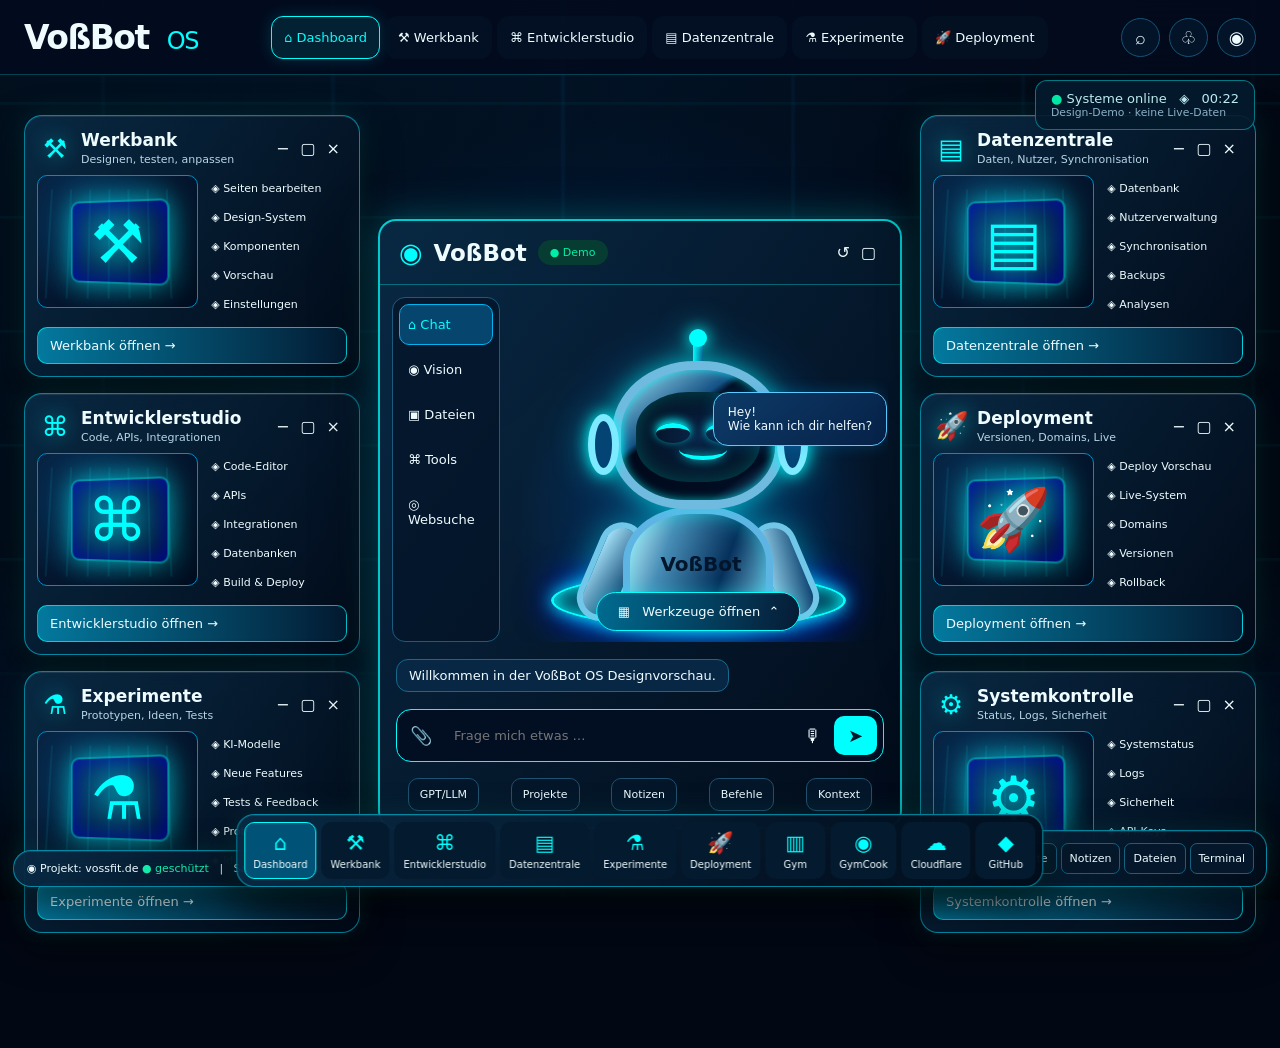
<file: apps/vossbot-os-ui-preview/index.html>
<!doctype html><html lang="de"><head><meta charset="utf-8"><meta name="viewport" content="width=device-width,initial-scale=1"><meta name="theme-color" content="#030b19"><title>VoßBot OS | Virtuelle Werkbank</title><style>
:root{--cyan:#00ffff;--blue:#0000ff;--ink:#effcff;--muted:#a3c0d1;--line:#00dfff89;--glass:linear-gradient(125deg,#092b46e9,#020b19ef)}*{box-sizing:border-box}html{scroll-behavior:smooth}body{margin:0;min-height:100dvh;background:#020714;color:var(--ink);font:13px 'Segoe UI',system-ui,sans-serif;overflow-x:hidden}body:before{content:"";position:fixed;inset:0;z-index:-1;background:radial-gradient(ellipse at 50% 58%,#00399c55,transparent 55%),linear-gradient(90deg,#000a15b9,#0013267d,#000a15b9),repeating-linear-gradient(90deg,transparent 0 100px,#00aaff1c 102px 104px,transparent 106px 230px),linear-gradient(130deg,#031f37,#020510 65%)}body:after{content:"";position:fixed;inset:0;z-index:-1;pointer-events:none;background:linear-gradient(180deg,transparent 60%,#021328 85%,#02040b),repeating-linear-gradient(0deg,transparent 0 110px,#00ffff0d 112px 114px);opacity:.8}button,input{font:inherit}button{color:inherit;cursor:pointer}button:focus-visible,input:focus-visible{outline:2px solid var(--cyan);outline-offset:3px}.top{height:75px;display:flex;align-items:center;gap:22px;padding:0 24px;background:#030b1ec9;border-bottom:1px solid #00ffff39;backdrop-filter:blur(20px);position:relative;z-index:5}.logo{font-size:33px;letter-spacing:-1.5px;font-weight:850;white-space:nowrap}.logo b{color:var(--cyan);font-size:24px;font-weight:500;margin-left:8px}.nav{display:flex;gap:5px;flex:1;justify-content:center}.nav button{border:1px solid transparent;background:#0416288a;border-radius:12px;padding:13px 12px;white-space:nowrap}.nav button:hover,.nav button.selected{border-color:var(--cyan);color:var(--cyan);background:#00ffff17;box-shadow:0 0 15px #00ffff29}.topactions{display:flex;gap:9px}.topactions button{border:1px solid #145476;border-radius:50%;width:39px;height:39px;background:#031429;font-size:18px}.topactions button:hover{border-color:var(--cyan)}.status{position:absolute;right:25px;top:80px;padding:10px 15px;background:#041b2de9;border:1px solid #00ffff6a;border-radius:12px;z-index:4;color:#bceaf1}.status i{font-style:normal;color:#00e6a4}.stage{max-width:1650px;margin:auto;display:grid;grid-template-columns:minmax(250px,1fr) minmax(430px,1.56fr) minmax(250px,1fr);gap:18px;align-items:center;padding:40px 24px 115px;min-height:calc(100dvh - 75px)}.side{display:flex;flex-direction:column;gap:16px}.win,.center,.dock,.environment,.quick{background:var(--glass);border:1px solid var(--line);border-radius:18px;box-shadow:0 0 24px #00ffff1d,0 14px 38px #000b,inset 0 1px #ffffff16;backdrop-filter:blur(18px);overflow:hidden}.win{transition:box-shadow .2s}.win:hover{box-shadow:0 0 30px #00ffff49,0 14px 38px #000a}.win.hidden{display:none}.win.min .wincontent{display:none}.whead{display:flex;align-items:center;gap:10px;padding:14px 14px 9px}.wicon{font-size:27px;color:var(--cyan);width:32px;text-align:center;filter:drop-shadow(0 0 10px #00ffff77)}.whead strong{font-size:17px}.whead small{display:block;color:#b8d5e6;font-size:11px;margin-top:3px}.wc{margin-left:auto;display:flex;gap:1px}.wc button{background:none;border:0;font-size:16px;padding:3px 5px}.wc button:hover{color:var(--cyan)}.wincontent{display:grid;grid-template-columns:52% 1fr;gap:9px;padding:0 12px 12px}.art{height:133px;border-radius:10px;border:1px solid #008dc2;overflow:hidden;position:relative;background:radial-gradient(circle at 40% 40%,#0678be66,transparent 70%),linear-gradient(135deg,#071f3d,#010c1e)}.art:before{content:"";position:absolute;inset:10px;background:repeating-linear-gradient(90deg,#00ffff14 0 2px,transparent 2px 20px);transform:perspective(250px) rotateX(12deg)}.art:after{content:"";position:absolute;inset:18%;border:2px solid #00ffff77;border-radius:9px;box-shadow:0 0 28px #00ffff99,inset 0 0 25px #0000ff99;transform:perspective(300px) rotateY(-15deg)}.articon{position:absolute;inset:0;display:grid;place-items:center;font-size:60px;color:var(--cyan);filter:drop-shadow(0 0 16px #00ffff);z-index:1}.tools{display:flex;flex-direction:column;gap:2px}.tools button{background:transparent;border:1px solid transparent;border-radius:7px;text-align:left;font-size:11px;padding:6px 3px}.tools button:hover{border-color:#00ffff6c;background:#00ffff1a}.launch{grid-column:1/-1;text-align:left;background:linear-gradient(90deg,#03799e,#031b33);border:1px solid #00ffffaa;border-radius:10px;padding:10px 12px}.launch:hover{background:#0086a7}.center{border:2px solid #00ffffc4;min-height:610px;box-shadow:0 0 36px #00ffff44,0 20px 60px #000b;position:relative}.chead{display:flex;align-items:center;gap:11px;padding:16px 19px;border-bottom:1px solid #00ffff55}.chead strong{font-size:23px}.chead .botico{font-size:27px;color:var(--cyan)}.pill{background:#073c32;border-radius:20px;color:#00efa8;font-size:11px;padding:6px 12px}.chead .wc{margin-left:auto}.centerinner{display:grid;grid-template-columns:108px 1fr;gap:9px;padding:12px}.sidetabs{background:#031326ab;border:1px solid #1c5b7d;border-radius:13px;padding:6px;display:flex;flex-direction:column;gap:4px}.sidetabs button{border:1px solid transparent;border-radius:10px;background:transparent;text-align:left;padding:12px 8px}.sidetabs button:hover,.sidetabs button.active{background:#06466e;border-color:#00b4ef;color:var(--cyan)}.botstage{height:345px;position:relative;display:flex;justify-content:center;align-items:center;background:radial-gradient(ellipse at 50% 70%,#005dc777,transparent 68%);overflow:hidden}.halo{position:absolute;bottom:14px;width:78%;height:55px;border:3px solid #00ffff;border-radius:50%;box-shadow:0 0 18px var(--cyan),0 0 38px var(--blue),inset 0 0 18px var(--cyan)}.robot{position:relative;width:220px;height:290px;filter:drop-shadow(0 0 16px #00ffff6b);transform:translateY(10px)}.antenna{position:absolute;top:1px;left:105px;width:10px;height:30px;background:linear-gradient(90deg,#00ffff,#0b497d);border-radius:8px}.antenna:before{content:"";position:absolute;top:-7px;left:-4px;width:18px;height:18px;border-radius:50%;background:#00ffff;box-shadow:0 0 15px #00ffff}.head{position:absolute;top:26px;left:24px;width:172px;height:148px;border:9px solid #6fbbdf;border-radius:48% 48% 42% 42%;background:linear-gradient(145deg,#a8edff,#155184 35%,#01091b 39%,#010d22 80%,#2874a5);box-shadow:inset 0 0 10px #00ffffaa,0 0 20px #00ffff55}.face{position:absolute;inset:22px 15px 18px;border-radius:42%;background:radial-gradient(ellipse at center,#09264a,#01040c);box-shadow:inset 0 0 22px #00ffff4a}.eye{position:absolute;top:31px;width:34px;height:20px;border-top:5px solid var(--cyan);border-radius:50%;box-shadow:0 -3px 10px #00ffff}.eye.l{left:20px}.eye.r{right:20px}.smile{position:absolute;left:43px;bottom:22px;width:48px;height:21px;border-bottom:4px solid var(--cyan);border-radius:50%;filter:drop-shadow(0 0 5px #00ffff)}.ear{position:absolute;top:79px;width:31px;height:61px;border:7px solid #7deaff;background:#044475;border-radius:50%;box-shadow:0 0 15px #00ffff}.ear.l{left:0}.ear.r{right:0}.torso{position:absolute;top:172px;left:35px;width:150px;height:123px;border:7px solid #5eb5e4;border-radius:45% 45% 24% 24%;background:linear-gradient(110deg,#d0f7ff,#478eb7 28%,#05305b 65%,#7bc9e9);box-shadow:inset 0 0 20px #00ffff55}.torso:after{content:"VoßBot";position:absolute;top:38px;left:30px;color:#01162c;font-size:20px;font-weight:800}.arm{position:absolute;top:185px;width:46px;height:103px;border:6px solid #72c7e9;background:linear-gradient(100deg,#a9e6fc,#073c6a);border-radius:30px;transform:rotate(23deg)}.arm.l{left:0}.arm.r{right:0;transform:rotate(-23deg)}.hello{position:absolute;right:1px;top:95px;z-index:2;padding:12px 14px;border-radius:15px;background:linear-gradient(140deg,#0d3b68,#062147);border:1px solid #5acaff;box-shadow:0 0 15px #00aaff3b;font-size:12px}.tooltoggle{position:absolute;bottom:11px;left:50%;transform:translateX(-50%);z-index:2;border:1px solid var(--cyan);background:linear-gradient(100deg,#006c91,#061b35);border-radius:24px;padding:11px 20px;white-space:nowrap;box-shadow:0 0 16px #00ffff4c}.tooltoggle:hover{background:#0088ad}.messages{min-height:45px;max-height:130px;overflow:auto;display:flex;flex-direction:column;gap:6px;padding:5px 16px}.msg{align-self:flex-start;background:#082745;border:1px solid #17698b;border-radius:12px;padding:8px 12px;max-width:85%}.msg.me{align-self:flex-end;background:#035577}.compose{display:flex;align-items:center;gap:5px;margin:10px 16px 12px;border:1px solid var(--cyan);border-radius:15px;background:#020e22;padding:6px}.compose input{min-width:0;flex:1;border:0;outline:0;background:transparent;color:white;padding:10px}.compose button{background:transparent;border:0;font-size:18px;padding:7px}.compose .send{background:var(--cyan);color:#00172a;border-radius:10px;padding:9px 14px}.bottomtabs{display:flex;justify-content:space-around;gap:4px;padding:4px 14px 16px}.bottomtabs button{border:1px solid #20516e;background:#04162a;border-radius:10px;padding:9px 11px;font-size:11px}.bottomtabs button:hover{border-color:var(--cyan)}.dock{position:fixed;bottom:13px;left:50%;transform:translateX(-50%);z-index:6;display:flex;gap:5px;padding:7px;max-width:65vw;overflow:auto}.dock button{min-width:60px;display:flex;flex-direction:column;align-items:center;gap:4px;background:#041a2e;border:1px solid transparent;border-radius:10px;padding:8px;font-size:10px}.dock button i{font-size:21px;font-style:normal;color:var(--cyan)}.dock button:hover,.dock button.active{background:#005276;border-color:var(--cyan)}.environment{position:fixed;bottom:13px;left:13px;z-index:5;padding:11px 13px;font-size:11px}.environment span{color:#13ebad}.quick{position:fixed;bottom:13px;right:13px;z-index:5;padding:10px;font-size:11px}.quick button{background:#05182b;border:1px solid #14627f;border-radius:7px;padding:8px;margin:2px}.overlay{position:fixed;inset:0;z-index:20;display:none;align-items:center;justify-content:center;background:#000c;backdrop-filter:blur(9px);padding:14px}.overlay.show{display:flex}.dialog{width:min(600px,100%);max-height:90dvh;overflow:auto;background:linear-gradient(140deg,#10385b,#020d1f);border:1px solid var(--cyan);border-radius:20px;padding:24px;box-shadow:0 0 60px #00ffff35}.dialog .x{float:right;background:#082a46;border:1px solid #147ea5;border-radius:9px;padding:7px 11px}.dialog h2{margin:0 0 8px}.dialog p{color:#b4d0df}.options{display:grid;grid-template-columns:1fr 1fr;gap:9px;margin-top:17px}.options button{background:#06263e;border:1px solid #1c6c8b;border-radius:10px;padding:13px;text-align:left}.options button:hover{border-color:var(--cyan);background:#0b4260}.note{font-size:11px;margin-top:17px;color:#8aafc5}.mobilebar{display:none}@media(max-width:1250px){.nav{display:none}.stage{grid-template-columns:1fr 1.35fr;padding:25px 14px 120px}.right{grid-column:1/-1;display:grid;grid-template-columns:repeat(3,1fr)}.center{grid-column:2;grid-row:1}.left{grid-column:1;grid-row:1}.wincontent{grid-template-columns:1fr}.tools{display:grid;grid-template-columns:1fr 1fr}.environment,.quick{display:none}.dock{max-width:95vw}}@media(max-width:730px){.top{height:67px;padding:0 14px}.logo{font-size:26px}.logo b{font-size:19px}.status{top:70px;right:14px;font-size:10px;padding:6px}.stage{display:block;padding:66px 8px 95px;position:relative;min-height:900px}.center{width:100%;min-height:0}.chead{padding:11px 13px}.chead strong{font-size:20px}.centerinner{display:block;padding:8px}.sidetabs{display:none}.botstage{height:365px;overflow:visible}.robot{transform:scale(.87) translateY(0)}.hello{right:0;top:100px;font-size:11px;padding:8px}.tooltoggle{bottom:8px}.left,.right{position:absolute;top:135px;width:76px;display:flex;gap:16px;z-index:3;pointer-events:none}.left{left:0}.right{right:0}.win{width:72px;min-height:80px;pointer-events:auto;border-radius:17px;background:linear-gradient(145deg,#064168e9,#031122e8)}.whead{display:flex;flex-direction:column;gap:3px;padding:13px 4px;text-align:center}.wicon{width:auto;font-size:27px}.whead strong{font-size:10px;line-height:1.2}.whead small,.wincontent,.wc{display:none}.win:hover{transform:scale(1.03)}.left .win:nth-child(2),.right .win:nth-child(2){margin-top:18px}.left .win:nth-child(3),.right .win:nth-child(3){margin-top:18px}.bottomtabs{display:none}.dock,.quick,.environment{display:none}.mobilebar{display:flex;position:fixed;bottom:0;left:0;right:0;z-index:10;background:#020b1af5;border-top:1px solid #00ffff6b;justify-content:space-around;padding:8px 4px 10px;backdrop-filter:blur(20px)}.mobilebar button{display:flex;flex-direction:column;align-items:center;gap:3px;background:none;border:0;font-size:11px;min-width:56px}.mobilebar i{font-style:normal;color:var(--cyan);font-size:22px}.messages{max-height:130px}.compose{margin:9px 10px 14px}.dialog{padding:17px}.options{grid-template-columns:1fr 1fr}}@media(min-width:731px){.win{cursor:default}}
</style></head><body><header class="top"><div class="logo">VoßBot <b>OS</b></div><nav class="nav" id="nav"></nav><div class="topactions"><button data-go="Suche" aria-label="Suche">⌕</button><button data-go="Benachrichtigungen" aria-label="Benachrichtigungen">♧</button><button data-go="Profil" aria-label="Profil">◉</button></div></header><div class="status"><i>●</i> Systeme online &nbsp; ◈ &nbsp; <span id="clock"></span><small style="display:block;color:#8cb1c6">Design-Demo · keine Live-Daten</small></div><main class="stage"><section class="side left" id="left"></section><section class="center" id="center"><div class="chead"><span class="botico">◉</span><strong>VoßBot</strong><span class="pill">● Demo</span><div class="wc"><button id="reset" title="Chat leeren">↺</button><button id="expand" title="Chat vergrößern">▢</button></div></div><div class="centerinner"><div class="sidetabs" id="sidetabs"></div><div class="botstage"><div class="halo"></div><div class="robot"><div class="antenna"></div><div class="arm l"></div><div class="arm r"></div><div class="torso"></div><div class="head"><div class="face"><div class="eye l"></div><div class="eye r"></div><div class="smile"></div></div></div><div class="ear l"></div><div class="ear r"></div></div><div class="hello">Hey!<br>Wie kann ich dir helfen?</div><button class="tooltoggle" id="tooltoggle">▦ &nbsp; Werkzeuge öffnen &nbsp;⌃</button></div></div><div class="messages" id="messages"><div class="msg">Willkommen in der VoßBot OS Designvorschau.</div></div><form class="compose" id="form"><button type="button" data-go="Dateien">📎</button><input id="input" placeholder="Frage mich etwas …" aria-label="Chatnachricht"><button type="button" data-go="Mikrofon">🎙</button><button class="send">➤</button></form><div class="bottomtabs" id="bottomtabs"></div></section><section class="side right" id="right"></section></main><aside class="environment">◉ Projekt: vossfit.de <span>● geschützt</span> &nbsp; | &nbsp; Sandbox: voßfit.de</aside><aside class="quick">★ Schnellzugriff <button data-go="Projekte">Projekte</button><button data-go="Notizen">Notizen</button><button data-go="Dateien">Dateien</button><button data-go="Terminal">Terminal</button></aside><div class="dock" id="dock"></div><div class="mobilebar" id="mobilebar"></div><div class="overlay" id="overlay"><section class="dialog"><button class="x" id="close">✕</button><h2 id="dialogtitle"></h2><p id="dialogdesc"></p><div class="options" id="options"></div><div class="note">Interaktive Designvorschau: keine echte KI, Cloudflare-Operationen oder Deployments.</div></section></div><script>
const defs=[['Werkbank','⚒','Designen, testen, anpassen',['Seiten bearbeiten','Design-System','Komponenten','Vorschau','Einstellungen']],['Entwicklerstudio','⌘','Code, APIs, Integrationen',['Code-Editor','APIs','Integrationen','Datenbanken','Build & Deploy']],['Experimente','⚗','Prototypen, Ideen, Tests',['KI-Modelle','Neue Features','Tests & Feedback','Prototypen','Ideen sammeln']],['Datenzentrale','▤','Daten, Nutzer, Synchronisation',['Datenbank','Nutzerverwaltung','Synchronisation','Backups','Analysen']],['Deployment','🚀','Versionen, Domains, Live',['Deploy Vorschau','Live-System','Domains','Versionen','Rollback']],['Systemkontrolle','⚙','Status, Logs, Sicherheit',['Systemstatus','Logs','Sicherheit','API-Keys','Systeminfo']]];const $=id=>document.getElementById(id);const make=(t,c)=>{const e=document.createElement(t);if(c)e.className=c;return e};function show(name,sub){const d=defs.find(x=>x[0]===name)||[name,'◈','Dieser Bereich wird später angebunden.',['Übersicht','Einstellungen','Details']];$('dialogtitle').textContent=d[1]+' '+d[0];$('dialogdesc').textContent=sub?sub+' – Funktionsdemo ohne Backend.':d[2];$('options').replaceChildren(...d[3].map(x=>{const b=make('button');b.textContent='↗ '+x;b.onclick=()=>$('dialogdesc').textContent=x+' – dieses Modul wird später mit den APIs verbunden.';return b}));$('overlay').classList.add('show')}function windowCard(d){const e=make('article','win');e.id='win-'+d[0];e.innerHTML='<div class="whead"><span class="wicon">'+d[1]+'</span><div><strong>'+d[0]+'</strong><small>'+d[2]+'</small></div><div class="wc"><button class="min" title="Minimieren">−</button><button class="max" title="Öffnen">▢</button><button class="hide" title="Schließen">×</button></div></div><div class="wincontent"><div class="art"><div class="articon">'+d[1]+'</div></div><div class="tools"></div><button class="launch">'+d[0]+' öffnen →</button></div>';e.querySelector('.min').onclick=()=>e.classList.toggle('min');e.querySelector('.max').onclick=()=>show(d[0]);e.querySelector('.hide').onclick=()=>e.classList.add('hidden');e.querySelector('.launch').onclick=()=>show(d[0]);e.querySelector('.art').onclick=()=>show(d[0]);e.querySelector('.whead').addEventListener('click',ev=>{if(window.innerWidth<=730&&!ev.target.closest('button'))show(d[0])});d[3].forEach(x=>{const b=make('button');b.textContent='◈ '+x;b.onclick=()=>show(d[0],x);e.querySelector('.tools').append(b)});return e}defs.slice(0,3).forEach(d=>$('left').append(windowCard(d)));defs.slice(3).forEach(d=>$('right').append(windowCard(d)));['⌂ Dashboard','⚒ Werkbank','⌘ Entwicklerstudio','▤ Datenzentrale','⚗ Experimente','🚀 Deployment'].forEach((n,i)=>{const b=make('button',i===0?'selected':'');b.textContent=n;b.onclick=()=>i?show(defs[i-1][0]):window.scrollTo({top:0,behavior:'smooth'});$('nav').append(b)});['⌂ Chat','◉ Vision','▣ Dateien','⌘ Tools','◎ Websuche'].forEach((n,i)=>{const b=make('button',i===0?'active':'');b.textContent=n;b.onclick=()=>show(n.substring(2));$('sidetabs').append(b)});['GPT/LLM','Projekte','Notizen','Befehle','Kontext'].forEach(n=>{const b=make('button');b.textContent=n;b.onclick=()=>show(n);$('bottomtabs').append(b)});[['⌂','Dashboard'],['⚒','Werkbank'],['⌘','Entwicklerstudio'],['▤','Datenzentrale'],['⚗','Experimente'],['🚀','Deployment'],['▥','Gym'],['◉','GymCook'],['☁','Cloudflare'],['◆','GitHub']].forEach(([ic,n],i)=>{const b=make('button',i===0?'active':'');b.innerHTML='<i>'+ic+'</i>'+n;b.onclick=()=>{const e=$('win-'+n);if(e){e.classList.remove('hidden','min');if(window.innerWidth>730)e.scrollIntoView({behavior:'smooth',block:'center'});else show(n)}else show(n)};$('dock').append(b)});[['⌂','Dashboard'],['⚒','Werkbank'],['⌘','Entwicklerstudio'],['▤','Datenzentrale'],['☷','Mehr']].forEach(([ic,n])=>{const b=make('button');b.innerHTML='<i>'+ic+'</i>'+n;b.onclick=()=>show(n);$('mobilebar').append(b)});const shortcuts=['▥ Trainingsplan','♥ Ernährungsplan','♨ Rezeptidee','▤ Übung erklären','▥ Analyse','⌘ Code-Hilfe','♧ Ideen sammeln','▣ Projektplanung'];$('tooltoggle').onclick=()=>{show('Werkzeuge');$('dialogtitle').textContent='▦ VoßBot Werkzeuge';$('dialogdesc').textContent='Wähle eine Schnellaktion für den Chat.';$('options').replaceChildren(...shortcuts.map(x=>{const b=make('button');b.textContent=x;b.onclick=()=>{$('overlay').classList.remove('show');$('input').value=x.slice(2)+': ';$('input').focus()};return b}))};document.querySelectorAll('[data-go]').forEach(e=>e.onclick=()=>show(e.dataset.go));$('close').onclick=()=>$('overlay').classList.remove('show');$('overlay').onclick=e=>{if(e.target===$('overlay'))$('overlay').classList.remove('show')};document.addEventListener('keydown',e=>{if(e.key==='Escape')$('overlay').classList.remove('show')});$('form').onsubmit=e=>{e.preventDefault();const v=$('input').value.trim();if(!v)return;for(const [cls,t] of [['msg me',v],['msg','VoßBot Demo: Deine Nachricht ist angekommen. Die KI-Anbindung folgt später.']]){const el=make('div',cls);el.textContent=t;$('messages').append(el)}$('messages').scrollTop=$('messages').scrollHeight;$('input').value=''};$('reset').onclick=()=>$('messages').replaceChildren();$('expand').onclick=()=>$('center').classList.toggle('expanded');const st=make('style');st.textContent='.center.expanded{position:fixed;inset:12px;max-width:850px;width:calc(100% - 24px);height:calc(100dvh - 24px);z-index:12;margin:auto;overflow:auto}.center.expanded .messages{min-height:100px}';document.head.append(st);$('clock').textContent=new Date().toLocaleTimeString('de-DE',{hour:'2-digit',minute:'2-digit'});
</script></body></html>
</file>
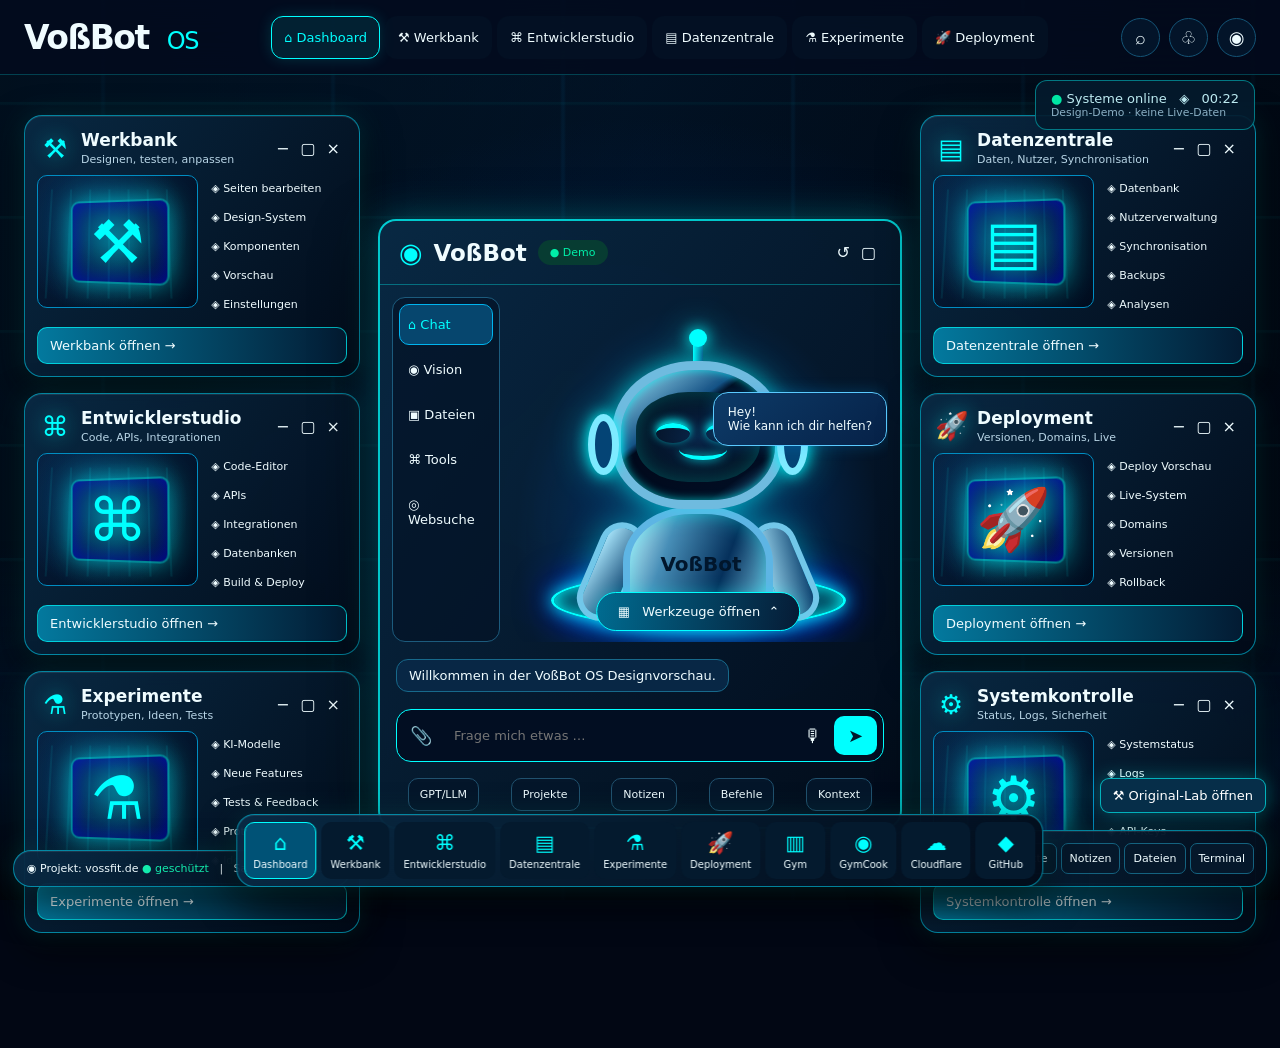
<file: apps/vossbot-os-unified/index.html>
<!doctype html><html lang="de"><head><meta charset="utf-8"><meta name="viewport" content="width=device-width,initial-scale=1"><meta name="theme-color" content="#030b19"><title>VoßBot OS | Virtuelle Werkbank</title><style>
:root{--cyan:#00ffff;--blue:#0000ff;--ink:#effcff;--muted:#a3c0d1;--line:#00dfff89;--glass:linear-gradient(125deg,#092b46e9,#020b19ef)}*{box-sizing:border-box}html{scroll-behavior:smooth}body{margin:0;min-height:100dvh;background:#020714;color:var(--ink);font:13px 'Segoe UI',system-ui,sans-serif;overflow-x:hidden}body:before{content:"";position:fixed;inset:0;z-index:-1;background:radial-gradient(ellipse at 50% 58%,#00399c55,transparent 55%),linear-gradient(90deg,#000a15b9,#0013267d,#000a15b9),repeating-linear-gradient(90deg,transparent 0 100px,#00aaff1c 102px 104px,transparent 106px 230px),linear-gradient(130deg,#031f37,#020510 65%)}body:after{content:"";position:fixed;inset:0;z-index:-1;pointer-events:none;background:linear-gradient(180deg,transparent 60%,#021328 85%,#02040b),repeating-linear-gradient(0deg,transparent 0 110px,#00ffff0d 112px 114px);opacity:.8}button,input{font:inherit}button{color:inherit;cursor:pointer}button:focus-visible,input:focus-visible{outline:2px solid var(--cyan);outline-offset:3px}.top{height:75px;display:flex;align-items:center;gap:22px;padding:0 24px;background:#030b1ec9;border-bottom:1px solid #00ffff39;backdrop-filter:blur(20px);position:relative;z-index:5}.logo{font-size:33px;letter-spacing:-1.5px;font-weight:850;white-space:nowrap}.logo b{color:var(--cyan);font-size:24px;font-weight:500;margin-left:8px}.nav{display:flex;gap:5px;flex:1;justify-content:center}.nav button{border:1px solid transparent;background:#0416288a;border-radius:12px;padding:13px 12px;white-space:nowrap}.nav button:hover,.nav button.selected{border-color:var(--cyan);color:var(--cyan);background:#00ffff17;box-shadow:0 0 15px #00ffff29}.topactions{display:flex;gap:9px}.topactions button{border:1px solid #145476;border-radius:50%;width:39px;height:39px;background:#031429;font-size:18px}.topactions button:hover{border-color:var(--cyan)}.status{position:absolute;right:25px;top:80px;padding:10px 15px;background:#041b2de9;border:1px solid #00ffff6a;border-radius:12px;z-index:4;color:#bceaf1}.status i{font-style:normal;color:#00e6a4}.stage{max-width:1650px;margin:auto;display:grid;grid-template-columns:minmax(250px,1fr) minmax(430px,1.56fr) minmax(250px,1fr);gap:18px;align-items:center;padding:40px 24px 115px;min-height:calc(100dvh - 75px)}.side{display:flex;flex-direction:column;gap:16px}.win,.center,.dock,.environment,.quick{background:var(--glass);border:1px solid var(--line);border-radius:18px;box-shadow:0 0 24px #00ffff1d,0 14px 38px #000b,inset 0 1px #ffffff16;backdrop-filter:blur(18px);overflow:hidden}.win{transition:box-shadow .2s}.win:hover{box-shadow:0 0 30px #00ffff49,0 14px 38px #000a}.win.hidden{display:none}.win.min .wincontent{display:none}.whead{display:flex;align-items:center;gap:10px;padding:14px 14px 9px}.wicon{font-size:27px;color:var(--cyan);width:32px;text-align:center;filter:drop-shadow(0 0 10px #00ffff77)}.whead strong{font-size:17px}.whead small{display:block;color:#b8d5e6;font-size:11px;margin-top:3px}.wc{margin-left:auto;display:flex;gap:1px}.wc button{background:none;border:0;font-size:16px;padding:3px 5px}.wc button:hover{color:var(--cyan)}.wincontent{display:grid;grid-template-columns:52% 1fr;gap:9px;padding:0 12px 12px}.art{height:133px;border-radius:10px;border:1px solid #008dc2;overflow:hidden;position:relative;background:radial-gradient(circle at 40% 40%,#0678be66,transparent 70%),linear-gradient(135deg,#071f3d,#010c1e)}.art:before{content:"";position:absolute;inset:10px;background:repeating-linear-gradient(90deg,#00ffff14 0 2px,transparent 2px 20px);transform:perspective(250px) rotateX(12deg)}.art:after{content:"";position:absolute;inset:18%;border:2px solid #00ffff77;border-radius:9px;box-shadow:0 0 28px #00ffff99,inset 0 0 25px #0000ff99;transform:perspective(300px) rotateY(-15deg)}.articon{position:absolute;inset:0;display:grid;place-items:center;font-size:60px;color:var(--cyan);filter:drop-shadow(0 0 16px #00ffff);z-index:1}.tools{display:flex;flex-direction:column;gap:2px}.tools button{background:transparent;border:1px solid transparent;border-radius:7px;text-align:left;font-size:11px;padding:6px 3px}.tools button:hover{border-color:#00ffff6c;background:#00ffff1a}.launch{grid-column:1/-1;text-align:left;background:linear-gradient(90deg,#03799e,#031b33);border:1px solid #00ffffaa;border-radius:10px;padding:10px 12px}.launch:hover{background:#0086a7}.center{border:2px solid #00ffffc4;min-height:610px;box-shadow:0 0 36px #00ffff44,0 20px 60px #000b;position:relative}.chead{display:flex;align-items:center;gap:11px;padding:16px 19px;border-bottom:1px solid #00ffff55}.chead strong{font-size:23px}.chead .botico{font-size:27px;color:var(--cyan)}.pill{background:#073c32;border-radius:20px;color:#00efa8;font-size:11px;padding:6px 12px}.chead .wc{margin-left:auto}.centerinner{display:grid;grid-template-columns:108px 1fr;gap:9px;padding:12px}.sidetabs{background:#031326ab;border:1px solid #1c5b7d;border-radius:13px;padding:6px;display:flex;flex-direction:column;gap:4px}.sidetabs button{border:1px solid transparent;border-radius:10px;background:transparent;text-align:left;padding:12px 8px}.sidetabs button:hover,.sidetabs button.active{background:#06466e;border-color:#00b4ef;color:var(--cyan)}.botstage{height:345px;position:relative;display:flex;justify-content:center;align-items:center;background:radial-gradient(ellipse at 50% 70%,#005dc777,transparent 68%);overflow:hidden}.halo{position:absolute;bottom:14px;width:78%;height:55px;border:3px solid #00ffff;border-radius:50%;box-shadow:0 0 18px var(--cyan),0 0 38px var(--blue),inset 0 0 18px var(--cyan)}.robot{position:relative;width:220px;height:290px;filter:drop-shadow(0 0 16px #00ffff6b);transform:translateY(10px)}.antenna{position:absolute;top:1px;left:105px;width:10px;height:30px;background:linear-gradient(90deg,#00ffff,#0b497d);border-radius:8px}.antenna:before{content:"";position:absolute;top:-7px;left:-4px;width:18px;height:18px;border-radius:50%;background:#00ffff;box-shadow:0 0 15px #00ffff}.head{position:absolute;top:26px;left:24px;width:172px;height:148px;border:9px solid #6fbbdf;border-radius:48% 48% 42% 42%;background:linear-gradient(145deg,#a8edff,#155184 35%,#01091b 39%,#010d22 80%,#2874a5);box-shadow:inset 0 0 10px #00ffffaa,0 0 20px #00ffff55}.face{position:absolute;inset:22px 15px 18px;border-radius:42%;background:radial-gradient(ellipse at center,#09264a,#01040c);box-shadow:inset 0 0 22px #00ffff4a}.eye{position:absolute;top:31px;width:34px;height:20px;border-top:5px solid var(--cyan);border-radius:50%;box-shadow:0 -3px 10px #00ffff}.eye.l{left:20px}.eye.r{right:20px}.smile{position:absolute;left:43px;bottom:22px;width:48px;height:21px;border-bottom:4px solid var(--cyan);border-radius:50%;filter:drop-shadow(0 0 5px #00ffff)}.ear{position:absolute;top:79px;width:31px;height:61px;border:7px solid #7deaff;background:#044475;border-radius:50%;box-shadow:0 0 15px #00ffff}.ear.l{left:0}.ear.r{right:0}.torso{position:absolute;top:172px;left:35px;width:150px;height:123px;border:7px solid #5eb5e4;border-radius:45% 45% 24% 24%;background:linear-gradient(110deg,#d0f7ff,#478eb7 28%,#05305b 65%,#7bc9e9);box-shadow:inset 0 0 20px #00ffff55}.torso:after{content:"VoßBot";position:absolute;top:38px;left:30px;color:#01162c;font-size:20px;font-weight:800}.arm{position:absolute;top:185px;width:46px;height:103px;border:6px solid #72c7e9;background:linear-gradient(100deg,#a9e6fc,#073c6a);border-radius:30px;transform:rotate(23deg)}.arm.l{left:0}.arm.r{right:0;transform:rotate(-23deg)}.hello{position:absolute;right:1px;top:95px;z-index:2;padding:12px 14px;border-radius:15px;background:linear-gradient(140deg,#0d3b68,#062147);border:1px solid #5acaff;box-shadow:0 0 15px #00aaff3b;font-size:12px}.tooltoggle{position:absolute;bottom:11px;left:50%;transform:translateX(-50%);z-index:2;border:1px solid var(--cyan);background:linear-gradient(100deg,#006c91,#061b35);border-radius:24px;padding:11px 20px;white-space:nowrap;box-shadow:0 0 16px #00ffff4c}.tooltoggle:hover{background:#0088ad}.messages{min-height:45px;max-height:130px;overflow:auto;display:flex;flex-direction:column;gap:6px;padding:5px 16px}.msg{align-self:flex-start;background:#082745;border:1px solid #17698b;border-radius:12px;padding:8px 12px;max-width:85%}.msg.me{align-self:flex-end;background:#035577}.compose{display:flex;align-items:center;gap:5px;margin:10px 16px 12px;border:1px solid var(--cyan);border-radius:15px;background:#020e22;padding:6px}.compose input{min-width:0;flex:1;border:0;outline:0;background:transparent;color:white;padding:10px}.compose button{background:transparent;border:0;font-size:18px;padding:7px}.compose .send{background:var(--cyan);color:#00172a;border-radius:10px;padding:9px 14px}.bottomtabs{display:flex;justify-content:space-around;gap:4px;padding:4px 14px 16px}.bottomtabs button{border:1px solid #20516e;background:#04162a;border-radius:10px;padding:9px 11px;font-size:11px}.bottomtabs button:hover{border-color:var(--cyan)}.dock{position:fixed;bottom:13px;left:50%;transform:translateX(-50%);z-index:6;display:flex;gap:5px;padding:7px;max-width:65vw;overflow:auto}.dock button{min-width:60px;display:flex;flex-direction:column;align-items:center;gap:4px;background:#041a2e;border:1px solid transparent;border-radius:10px;padding:8px;font-size:10px}.dock button i{font-size:21px;font-style:normal;color:var(--cyan)}.dock button:hover,.dock button.active{background:#005276;border-color:var(--cyan)}.environment{position:fixed;bottom:13px;left:13px;z-index:5;padding:11px 13px;font-size:11px}.environment span{color:#13ebad}.quick{position:fixed;bottom:13px;right:13px;z-index:5;padding:10px;font-size:11px}.quick button{background:#05182b;border:1px solid #14627f;border-radius:7px;padding:8px;margin:2px}.overlay{position:fixed;inset:0;z-index:20;display:none;align-items:center;justify-content:center;background:#000c;backdrop-filter:blur(9px);padding:14px}.overlay.show{display:flex}.dialog{width:min(600px,100%);max-height:90dvh;overflow:auto;background:linear-gradient(140deg,#10385b,#020d1f);border:1px solid var(--cyan);border-radius:20px;padding:24px;box-shadow:0 0 60px #00ffff35}.dialog .x{float:right;background:#082a46;border:1px solid #147ea5;border-radius:9px;padding:7px 11px}.dialog h2{margin:0 0 8px}.dialog p{color:#b4d0df}.options{display:grid;grid-template-columns:1fr 1fr;gap:9px;margin-top:17px}.options button{background:#06263e;border:1px solid #1c6c8b;border-radius:10px;padding:13px;text-align:left}.options button:hover{border-color:var(--cyan);background:#0b4260}.note{font-size:11px;margin-top:17px;color:#8aafc5}.mobilebar{display:none}@media(max-width:1250px){.nav{display:none}.stage{grid-template-columns:1fr 1.35fr;padding:25px 14px 120px}.right{grid-column:1/-1;display:grid;grid-template-columns:repeat(3,1fr)}.center{grid-column:2;grid-row:1}.left{grid-column:1;grid-row:1}.wincontent{grid-template-columns:1fr}.tools{display:grid;grid-template-columns:1fr 1fr}.environment,.quick{display:none}.dock{max-width:95vw}}@media(max-width:730px){.top{height:67px;padding:0 14px}.logo{font-size:26px}.logo b{font-size:19px}.status{top:70px;right:14px;font-size:10px;padding:6px}.stage{display:block;padding:66px 8px 95px;position:relative;min-height:900px}.center{width:100%;min-height:0}.chead{padding:11px 13px}.chead strong{font-size:20px}.centerinner{display:block;padding:8px}.sidetabs{display:none}.botstage{height:365px;overflow:visible}.robot{transform:scale(.87) translateY(0)}.hello{right:0;top:100px;font-size:11px;padding:8px}.tooltoggle{bottom:8px}.left,.right{position:absolute;top:135px;width:76px;display:flex;gap:16px;z-index:3;pointer-events:none}.left{left:0}.right{right:0}.win{width:72px;min-height:80px;pointer-events:auto;border-radius:17px;background:linear-gradient(145deg,#064168e9,#031122e8)}.whead{display:flex;flex-direction:column;gap:3px;padding:13px 4px;text-align:center}.wicon{width:auto;font-size:27px}.whead strong{font-size:10px;line-height:1.2}.whead small,.wincontent,.wc{display:none}.win:hover{transform:scale(1.03)}.left .win:nth-child(2),.right .win:nth-child(2){margin-top:18px}.left .win:nth-child(3),.right .win:nth-child(3){margin-top:18px}.bottomtabs{display:none}.dock,.quick,.environment{display:none}.mobilebar{display:flex;position:fixed;bottom:0;left:0;right:0;z-index:10;background:#020b1af5;border-top:1px solid #00ffff6b;justify-content:space-around;padding:8px 4px 10px;backdrop-filter:blur(20px)}.mobilebar button{display:flex;flex-direction:column;align-items:center;gap:3px;background:none;border:0;font-size:11px;min-width:56px}.mobilebar i{font-style:normal;color:var(--cyan);font-size:22px}.messages{max-height:130px}.compose{margin:9px 10px 14px}.dialog{padding:17px}.options{grid-template-columns:1fr 1fr}}@media(min-width:731px){.win{cursor:default}}
</style></head><body><header class="top"><div class="logo">VoßBot <b>OS</b></div><nav class="nav" id="nav"></nav><div class="topactions"><button data-go="Suche" aria-label="Suche">⌕</button><button data-go="Benachrichtigungen" aria-label="Benachrichtigungen">♧</button><button data-go="Profil" aria-label="Profil">◉</button></div></header><div class="status"><i>●</i> Systeme online &nbsp; ◈ &nbsp; <span id="clock"></span><small style="display:block;color:#8cb1c6">Design-Demo · keine Live-Daten</small></div><main class="stage"><section class="side left" id="left"></section><section class="center" id="center"><div class="chead"><span class="botico">◉</span><strong>VoßBot</strong><span class="pill">● Demo</span><div class="wc"><button id="reset" title="Chat leeren">↺</button><button id="expand" title="Chat vergrößern">▢</button></div></div><div class="centerinner"><div class="sidetabs" id="sidetabs"></div><div class="botstage"><div class="halo"></div><div class="robot"><div class="antenna"></div><div class="arm l"></div><div class="arm r"></div><div class="torso"></div><div class="head"><div class="face"><div class="eye l"></div><div class="eye r"></div><div class="smile"></div></div></div><div class="ear l"></div><div class="ear r"></div></div><div class="hello">Hey!<br>Wie kann ich dir helfen?</div><button class="tooltoggle" id="tooltoggle">▦ &nbsp; Werkzeuge öffnen &nbsp;⌃</button></div></div><div class="messages" id="messages"><div class="msg">Willkommen in der VoßBot OS Designvorschau.</div></div><form class="compose" id="form"><button type="button" data-go="Dateien">📎</button><input id="input" placeholder="Frage mich etwas …" aria-label="Chatnachricht"><button type="button" data-go="Mikrofon">🎙</button><button class="send">➤</button></form><div class="bottomtabs" id="bottomtabs"></div></section><section class="side right" id="right"></section></main><aside class="environment">◉ Projekt: vossfit.de <span>● geschützt</span> &nbsp; | &nbsp; Sandbox: voßfit.de</aside><aside class="quick">★ Schnellzugriff <button data-go="Projekte">Projekte</button><button data-go="Notizen">Notizen</button><button data-go="Dateien">Dateien</button><button data-go="Terminal">Terminal</button></aside><div class="dock" id="dock"></div><div class="mobilebar" id="mobilebar"></div><div class="overlay" id="overlay"><section class="dialog"><button class="x" id="close">✕</button><h2 id="dialogtitle"></h2><p id="dialogdesc"></p><div class="options" id="options"></div><div class="note">Interaktive Designvorschau: keine echte KI, Cloudflare-Operationen oder Deployments.</div></section></div><script>
const defs=[['Werkbank','⚒','Designen, testen, anpassen',['Seiten bearbeiten','Design-System','Komponenten','Vorschau','Einstellungen']],['Entwicklerstudio','⌘','Code, APIs, Integrationen',['Code-Editor','APIs','Integrationen','Datenbanken','Build & Deploy']],['Experimente','⚗','Prototypen, Ideen, Tests',['KI-Modelle','Neue Features','Tests & Feedback','Prototypen','Ideen sammeln']],['Datenzentrale','▤','Daten, Nutzer, Synchronisation',['Datenbank','Nutzerverwaltung','Synchronisation','Backups','Analysen']],['Deployment','🚀','Versionen, Domains, Live',['Deploy Vorschau','Live-System','Domains','Versionen','Rollback']],['Systemkontrolle','⚙','Status, Logs, Sicherheit',['Systemstatus','Logs','Sicherheit','API-Keys','Systeminfo']]];const $=id=>document.getElementById(id);const make=(t,c)=>{const e=document.createElement(t);if(c)e.className=c;return e};function show(name,sub){const d=defs.find(x=>x[0]===name)||[name,'◈','Dieser Bereich wird später angebunden.',['Übersicht','Einstellungen','Details']];$('dialogtitle').textContent=d[1]+' '+d[0];$('dialogdesc').textContent=sub?sub+' – Funktionsdemo ohne Backend.':d[2];$('options').replaceChildren(...d[3].map(x=>{const b=make('button');b.textContent='↗ '+x;b.onclick=()=>$('dialogdesc').textContent=x+' – dieses Modul wird später mit den APIs verbunden.';return b}));$('overlay').classList.add('show')}function windowCard(d){const e=make('article','win');e.id='win-'+d[0];e.innerHTML='<div class="whead"><span class="wicon">'+d[1]+'</span><div><strong>'+d[0]+'</strong><small>'+d[2]+'</small></div><div class="wc"><button class="min" title="Minimieren">−</button><button class="max" title="Öffnen">▢</button><button class="hide" title="Schließen">×</button></div></div><div class="wincontent"><div class="art"><div class="articon">'+d[1]+'</div></div><div class="tools"></div><button class="launch">'+d[0]+' öffnen →</button></div>';e.querySelector('.min').onclick=()=>e.classList.toggle('min');e.querySelector('.max').onclick=()=>show(d[0]);e.querySelector('.hide').onclick=()=>e.classList.add('hidden');e.querySelector('.launch').onclick=()=>show(d[0]);e.querySelector('.art').onclick=()=>show(d[0]);e.querySelector('.whead').addEventListener('click',ev=>{if(window.innerWidth<=730&&!ev.target.closest('button'))show(d[0])});d[3].forEach(x=>{const b=make('button');b.textContent='◈ '+x;b.onclick=()=>show(d[0],x);e.querySelector('.tools').append(b)});return e}defs.slice(0,3).forEach(d=>$('left').append(windowCard(d)));defs.slice(3).forEach(d=>$('right').append(windowCard(d)));['⌂ Dashboard','⚒ Werkbank','⌘ Entwicklerstudio','▤ Datenzentrale','⚗ Experimente','🚀 Deployment'].forEach((n,i)=>{const b=make('button',i===0?'selected':'');b.textContent=n;b.onclick=()=>i?show(defs[i-1][0]):window.scrollTo({top:0,behavior:'smooth'});$('nav').append(b)});['⌂ Chat','◉ Vision','▣ Dateien','⌘ Tools','◎ Websuche'].forEach((n,i)=>{const b=make('button',i===0?'active':'');b.textContent=n;b.onclick=()=>show(n.substring(2));$('sidetabs').append(b)});['GPT/LLM','Projekte','Notizen','Befehle','Kontext'].forEach(n=>{const b=make('button');b.textContent=n;b.onclick=()=>show(n);$('bottomtabs').append(b)});[['⌂','Dashboard'],['⚒','Werkbank'],['⌘','Entwicklerstudio'],['▤','Datenzentrale'],['⚗','Experimente'],['🚀','Deployment'],['▥','Gym'],['◉','GymCook'],['☁','Cloudflare'],['◆','GitHub']].forEach(([ic,n],i)=>{const b=make('button',i===0?'active':'');b.innerHTML='<i>'+ic+'</i>'+n;b.onclick=()=>{const e=$('win-'+n);if(e){e.classList.remove('hidden','min');if(window.innerWidth>730)e.scrollIntoView({behavior:'smooth',block:'center'});else show(n)}else show(n)};$('dock').append(b)});[['⌂','Dashboard'],['⚒','Werkbank'],['⌘','Entwicklerstudio'],['▤','Datenzentrale'],['☷','Mehr']].forEach(([ic,n])=>{const b=make('button');b.innerHTML='<i>'+ic+'</i>'+n;b.onclick=()=>show(n);$('mobilebar').append(b)});const shortcuts=['▥ Trainingsplan','♥ Ernährungsplan','♨ Rezeptidee','▤ Übung erklären','▥ Analyse','⌘ Code-Hilfe','♧ Ideen sammeln','▣ Projektplanung'];$('tooltoggle').onclick=()=>{show('Werkzeuge');$('dialogtitle').textContent='▦ VoßBot Werkzeuge';$('dialogdesc').textContent='Wähle eine Schnellaktion für den Chat.';$('options').replaceChildren(...shortcuts.map(x=>{const b=make('button');b.textContent=x;b.onclick=()=>{$('overlay').classList.remove('show');$('input').value=x.slice(2)+': ';$('input').focus()};return b}))};document.querySelectorAll('[data-go]').forEach(e=>e.onclick=()=>show(e.dataset.go));$('close').onclick=()=>$('overlay').classList.remove('show');$('overlay').onclick=e=>{if(e.target===$('overlay'))$('overlay').classList.remove('show')};document.addEventListener('keydown',e=>{if(e.key==='Escape')$('overlay').classList.remove('show')});$('form').onsubmit=e=>{e.preventDefault();const v=$('input').value.trim();if(!v)return;for(const [cls,t] of [['msg me',v],['msg','VoßBot Demo: Deine Nachricht ist angekommen. Die KI-Anbindung folgt später.']]){const el=make('div',cls);el.textContent=t;$('messages').append(el)}$('messages').scrollTop=$('messages').scrollHeight;$('input').value=''};$('reset').onclick=()=>$('messages').replaceChildren();$('expand').onclick=()=>$('center').classList.toggle('expanded');const st=make('style');st.textContent='.center.expanded{position:fixed;inset:12px;max-width:850px;width:calc(100% - 24px);height:calc(100dvh - 24px);z-index:12;margin:auto;overflow:auto}.center.expanded .messages{min-height:100px}';document.head.append(st);$('clock').textContent=new Date().toLocaleTimeString('de-DE',{hour:'2-digit',minute:'2-digit'});
</script><style>.legacy-overlay{position:fixed;inset:0;z-index:30;display:none;background:#020915}.legacy-overlay.on{display:flex;flex-direction:column}.legacy-toolbar{display:flex;align-items:center;gap:12px;padding:12px 18px;background:#051a30;border-bottom:1px solid #00ffff88}.legacy-toolbar strong{color:#00ffff}.legacy-toolbar button,.legacy-open{background:#062e49;border:1px solid #00ffffa0;color:white;border-radius:9px;padding:9px 12px;cursor:pointer}.legacy-toolbar button:last-child{margin-left:auto}.legacy-overlay iframe{flex:1;width:100%;border:0;background:#061324}.legacy-open{position:fixed;bottom:87px;right:14px;z-index:7;box-shadow:0 0 20px #00ffff4b}@media(max-width:730px){.legacy-open{bottom:75px;font-size:11px}}</style>
<button class="legacy-open" id="legacyOpen">⚒ Original-Lab öffnen</button><section class="legacy-overlay" id="legacyOverlay"><div class="legacy-toolbar"><strong>VoßBot OS · Original-Lab</strong><button id="viewLegacy">Ursprüngliches Lab</button><button id="viewWorkbench">Werkbank</button><button id="closeLegacy">✕ Schließen</button></div><iframe id="legacyFrame" title="Ursprüngliche VoßFit Lab Werkbank" sandbox="allow-scripts allow-forms allow-downloads"></iframe></section>
<script>(function(){const layer=document.getElementById('legacyOverlay'),frame=document.getElementById('legacyFrame');function openLegacy(path){frame.src=path;layer.classList.add('on')}document.getElementById('legacyOpen').onclick=()=>openLegacy('original-lab.html');document.getElementById('viewLegacy').onclick=()=>openLegacy('original-lab.html');document.getElementById('viewWorkbench').onclick=()=>openLegacy('werkbank.html');document.getElementById('closeLegacy').onclick=()=>{layer.classList.remove('on');frame.removeAttribute('src')};document.addEventListener('keydown',e=>{if(e.key==='Escape'&&layer.classList.contains('on'))document.getElementById('closeLegacy').click()});})();</script></body></html>
</file>
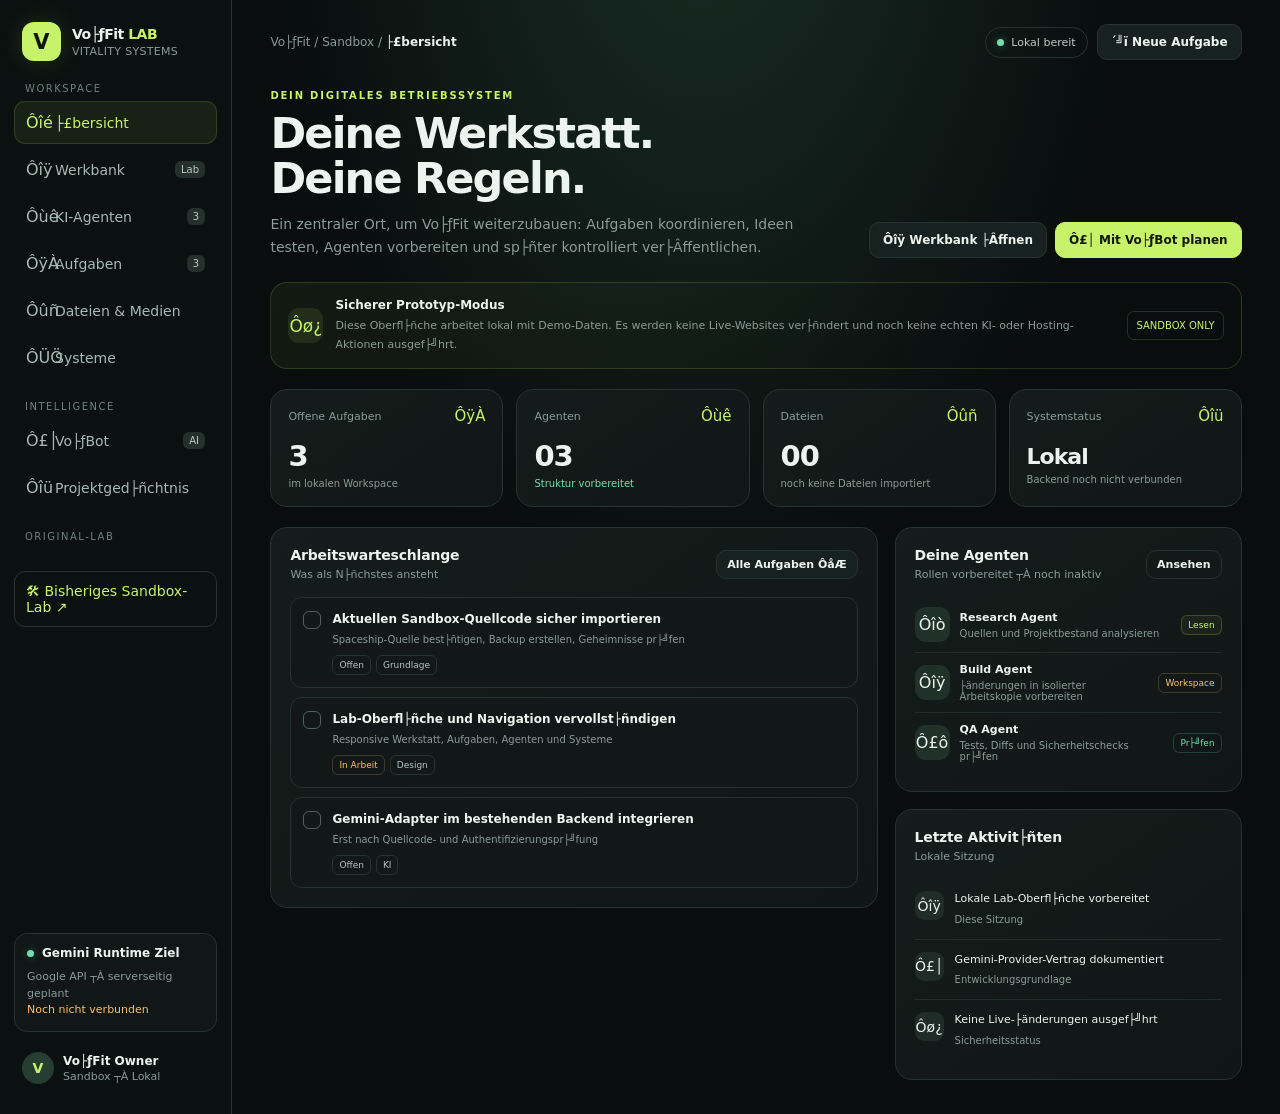
<file: apps/lab-combined-preview/os.html>
﻿<!doctype html>
<html lang="de">
<head>
<meta charset="utf-8">
<meta name="viewport" content="width=device-width, initial-scale=1">
<meta name="theme-color" content="#0b1010">
<title>Vo├ƒFit Lab ÔÇö Werkstatt</title>
<style>
:root{color-scheme:dark;--bg:#090d0d;--panel:#111818;--panel2:#151f1e;--line:#263331;--muted:#8b9b96;--text:#edf4f0;--lime:#c7f36b;--mint:#71e0b0;--orange:#ffbd69;--red:#ff7e79;--radius:17px;font-family:Inter,ui-sans-serif,system-ui,-apple-system,BlinkMacSystemFont,"Segoe UI",sans-serif}
*{box-sizing:border-box}body{margin:0;background:radial-gradient(ellipse at 55% -20%,#1a3027 0,transparent 44%),var(--bg);color:var(--text);font-size:14px;min-height:100vh}button,input,textarea{font:inherit}button{cursor:pointer;color:inherit}.app{display:grid;grid-template-columns:232px minmax(0,1fr);min-height:100vh}.sidebar{border-right:1px solid var(--line);background:#0b1110f2;padding:22px 14px;display:flex;flex-direction:column;gap:22px}.brand{display:flex;gap:11px;align-items:center;padding:0 8px}.brandmark{height:39px;width:39px;border-radius:12px;background:var(--lime);color:#10150c;display:grid;place-items:center;font-size:21px;font-weight:900;box-shadow:0 0 26px #c7f36b22}.brandname{font-weight:800;letter-spacing:-.5px}.brandname small{display:block;color:var(--muted);font-weight:500;font-size:11px;letter-spacing:.3px;margin-top:3px}.navlabel{font-size:10px;letter-spacing:1.5px;text-transform:uppercase;color:#6f817a;padding:0 11px;margin-bottom:7px}.nav{display:grid;gap:4px}.nav button{display:flex;align-items:center;gap:11px;text-align:left;background:transparent;border:1px solid transparent;border-radius:11px;padding:11px;color:#a9b8b2;width:100%;transition:.18s}.nav button:hover{background:#ffffff08;color:var(--text)}.nav button.active{background:#c7f36b12;border-color:#c7f36b24;color:var(--lime)}.ico{width:18px;text-align:center;font-size:16px}.nav .count{margin-left:auto;font-size:10px;border-radius:6px;background:#25302c;padding:3px 6px;color:#b9c8c1}.side-bottom{margin-top:auto;display:grid;gap:12px}.provider{border:1px solid var(--line);background:#101716;border-radius:13px;padding:12px}.provider-top{display:flex;align-items:center;gap:8px;font-weight:650;font-size:12px}.dot{width:7px;height:7px;background:var(--mint);border-radius:50%;box-shadow:0 0 9px #71e0b055}.provider p{color:var(--muted);font-size:11px;line-height:1.5;margin:9px 0 0}.profile{display:flex;gap:9px;align-items:center;padding:8px}.avatar{width:32px;height:32px;border-radius:50%;background:#263d32;color:var(--lime);display:grid;place-items:center;font-weight:800}.profile small{display:block;color:var(--muted);font-size:11px;margin-top:2px}.main{min-width:0;padding:24px clamp(16px,3vw,42px) 34px;max-width:1600px;width:100%;margin:0 auto}.topbar{display:flex;justify-content:space-between;align-items:center;gap:14px;margin-bottom:30px}.crumb{color:var(--muted);font-size:12px}.crumb strong{color:var(--text);font-weight:650}.top-actions{display:flex;align-items:center;gap:9px}.pill{display:flex;gap:7px;align-items:center;border:1px solid var(--line);border-radius:99px;padding:8px 11px;color:#bdcbc5;font-size:11px}.button{border:1px solid var(--line);background:#17211f;padding:10px 13px;border-radius:10px;font-weight:650;font-size:12px;transition:.18s}.button:hover{border-color:#60776b;background:#1b2924}.button.primary{background:var(--lime);color:#12170c;border-color:var(--lime)}.button.primary:hover{background:#d6ff8b}.button.small{padding:7px 10px;font-size:11px}.button.ghost{background:transparent}.heading{display:flex;align-items:flex-end;justify-content:space-between;gap:18px;margin-bottom:24px}.eyebrow{color:var(--lime);text-transform:uppercase;letter-spacing:1.8px;font-size:10px;font-weight:800;margin-bottom:10px}.heading h1{font-size:clamp(28px,3.4vw,43px);letter-spacing:-1.8px;line-height:1.05;margin:0;font-weight:760}.heading p{color:var(--muted);line-height:1.6;margin:12px 0 0;max-width:570px}.heading-actions{display:flex;gap:8px;flex-shrink:0}.banner{border:1px solid #b9ed6e2a;background:linear-gradient(105deg,#b8ed6b0f,transparent 68%);border-radius:var(--radius);padding:15px 17px;display:flex;align-items:center;gap:12px;margin-bottom:20px}.banner-icon{height:35px;width:35px;flex-shrink:0;border-radius:11px;background:#c7f36b18;color:var(--lime);display:grid;place-items:center;font-size:17px}.banner strong{display:block;font-size:12px;margin-bottom:4px}.banner span{font-size:11px;color:var(--muted);line-height:1.5}.banner .status{margin-left:auto;white-space:nowrap;border:1px solid #b9ed6e2a;color:var(--lime);padding:6px 8px;border-radius:7px;font-size:10px}.stats{display:grid;grid-template-columns:repeat(4,minmax(0,1fr));gap:13px;margin-bottom:20px}.stat,.panel{background:linear-gradient(145deg,#141d1b,#101615);border:1px solid var(--line);border-radius:var(--radius)}.stat{padding:17px}.stat-top{display:flex;justify-content:space-between;align-items:center;color:var(--muted);font-size:11px}.stat-icon{font-size:15px;color:var(--lime)}.stat-value{font-size:29px;font-weight:760;letter-spacing:-1px;margin:14px 0 5px}.stat-foot{color:var(--muted);font-size:10px}.stat-foot em{color:var(--mint);font-style:normal}.content-grid{display:grid;grid-template-columns:minmax(0,1.4fr) minmax(280px,.8fr);gap:17px;align-items:start}.panel{padding:19px;min-width:0}.panel-head{display:flex;align-items:center;justify-content:space-between;gap:12px;margin-bottom:16px}.panel-title{font-weight:720;font-size:14px;letter-spacing:-.2px}.panel-sub{font-size:11px;color:var(--muted);margin-top:5px}.tasklist{display:grid;gap:9px}.task{display:flex;gap:11px;align-items:flex-start;padding:12px;border:1px solid #26322f;border-radius:12px;background:#111817}.task-check{width:18px;height:18px;border:1px solid #50615a;border-radius:6px;display:grid;place-items:center;flex-shrink:0;margin-top:1px;background:transparent}.task-check.done{background:var(--lime);color:#10150c;border-color:var(--lime)}.task-body{flex:1;min-width:0}.task-title{font-size:12px;font-weight:650;line-height:1.5}.task-desc{color:var(--muted);font-size:10px;margin-top:4px;line-height:1.5}.tag{display:inline-flex;border:1px solid var(--line);border-radius:6px;padding:4px 6px;color:#b6c4be;font-size:9px;white-space:nowrap}.tag.lime{color:var(--lime);border-color:#c7f36b33;background:#c7f36b0c}.tag.orange{color:var(--orange);border-color:#ffbd6933}.tag.mint{color:var(--mint);border-color:#71e0b033}.task-meta{display:flex;gap:5px;align-items:center;flex-wrap:wrap;margin-top:8px}.activity{display:grid;gap:0}.activity-item{display:flex;gap:11px;padding:12px 0;border-bottom:1px solid #222e2a}.activity-item:last-child{border-bottom:0}.activity-icon{height:29px;width:29px;border-radius:9px;background:#202c27;display:grid;place-items:center;flex-shrink:0}.activity-text{font-size:11px;line-height:1.5}.activity-text small{display:block;color:var(--muted);margin-top:4px;font-size:10px}.agent-row{display:flex;gap:10px;align-items:center;padding:10px 0;border-bottom:1px solid #222e2a}.agent-row:last-child{border-bottom:0}.agent-symbol{width:35px;height:35px;border-radius:11px;background:#20312a;display:grid;place-items:center;font-size:16px}.agent-info{flex:1}.agent-info strong{font-size:11px;display:block}.agent-info small{color:var(--muted);font-size:10px;display:block;margin-top:4px}.mini-status{font-size:9px;color:var(--mint);display:flex;gap:5px;align-items:center}.mini-status .dot{width:5px;height:5px}.section{display:none}.section.active{display:block}.page-head{margin-bottom:22px}.page-head h2{font-size:27px;letter-spacing:-1px;margin:0}.page-head p{color:var(--muted);line-height:1.6;margin:8px 0 0}.workbench{display:grid;grid-template-columns:minmax(0,1fr) 260px;gap:16px}.dropzone{border:1px dashed #43574c;background:#0e1513;border-radius:14px;padding:27px 16px;text-align:center}.dropzone .bigicon{font-size:28px;margin-bottom:10px}.dropzone strong{display:block;font-size:13px}.dropzone p{font-size:11px;color:var(--muted);line-height:1.6}.dropzone input{display:none}.preview{min-height:170px;background:#0b100f;border:1px solid var(--line);border-radius:12px;padding:14px;font:11px/1.8 ui-monospace,monospace;color:#9fb1a8;white-space:pre-wrap;overflow:auto}.field{display:grid;gap:7px;margin:12px 0}.field label{font-size:11px;color:#c5d1cb}.field input,.field textarea,.chat-input{width:100%;border:1px solid var(--line);border-radius:10px;background:#0b1110;color:var(--text);padding:11px;outline:none}.field input:focus,.field textarea:focus,.chat-input:focus{border-color:#7a9b66}.field textarea{resize:vertical;min-height:95px}.chatbox{display:flex;flex-direction:column;min-height:440px}.chat-log{flex:1;display:grid;align-content:start;gap:12px;padding:4px 0 18px}.msg{display:flex;gap:9px;align-items:flex-start;max-width:88%}.msg.user{margin-left:auto;flex-direction:row-reverse}.msg-icon{width:27px;height:27px;border-radius:9px;display:grid;place-items:center;flex-shrink:0;background:#25372d;color:var(--lime)}.msg.user .msg-icon{background:#2b3331;color:#d2ddd7}.bubble{border:1px solid var(--line);background:#141c1a;border-radius:12px;padding:11px 12px;font-size:11px;line-height:1.7;color:#d2ddd7}.msg.user .bubble{background:#1b2923}.bubble small{display:block;color:var(--muted);font-size:9px;margin-bottom:4px}.chat-compose{display:flex;gap:8px;border-top:1px solid var(--line);padding-top:13px}.chat-compose input{flex:1;min-width:0}.notice{border:1px solid #ffbd6933;background:#ffbd690b;color:#d6b989;border-radius:10px;padding:11px;font-size:10px;line-height:1.6;margin-bottom:15px}.empty{padding:30px 10px;text-align:center;color:var(--muted);font-size:12px}.mobile-menu{display:none}.toast{position:fixed;bottom:20px;right:20px;background:#e1ffc0;color:#14200e;padding:12px 16px;border-radius:10px;font-weight:700;font-size:12px;box-shadow:0 10px 35px #0008;z-index:5;opacity:0;transform:translateY(8px);transition:.2s;pointer-events:none}.toast.show{opacity:1;transform:translateY(0)}.muted{color:var(--muted)}.hidden{display:none!important}
@media(max-width:1050px){.stats{grid-template-columns:repeat(2,minmax(0,1fr))}.content-grid{grid-template-columns:minmax(0,1fr)}.workbench{grid-template-columns:minmax(0,1fr) 230px}}
@media(max-width:700px){.app{grid-template-columns:1fr}.sidebar{position:fixed;z-index:4;inset:0 auto 0 0;width:260px;transform:translateX(-105%);transition:.22s;box-shadow:20px 0 50px #0008}.sidebar.open{transform:translateX(0)}.main{padding:16px 14px 28px}.topbar{margin-bottom:24px}.mobile-menu{display:inline-flex}.heading{align-items:flex-start;flex-direction:column}.heading-actions{width:100%}.heading-actions .button{flex:1}.pill.hide-mobile{display:none}.stats{gap:9px}.stat{padding:13px}.stat-value{font-size:25px}.panel{padding:14px}.workbench{grid-template-columns:1fr}.banner{align-items:flex-start}.banner .status{display:none}.top-actions{gap:6px}.heading h1{font-size:33px}}
</style>
</head>
<body>
<div class="app">
<aside class="sidebar" id="sidebar">
  <div class="brand"><div class="brandmark">V</div><div class="brandname">Vo├ƒFit <span style="color:var(--lime)">LAB</span><small>VITALITY SYSTEMS</small></div></div>
  <div><div class="navlabel">Workspace</div><nav class="nav" id="nav">
    <button class="active" data-page="overview"><span class="ico">Ôîé</span>├£bersicht</button>
    <button data-page="workbench"><span class="ico">Ôîÿ</span>Werkbank <span class="count">Lab</span></button>
    <button data-page="agents"><span class="ico">Ôùê</span>KI-Agenten <span class="count">3</span></button>
    <button data-page="tasks"><span class="ico">ÔÿÀ</span>Aufgaben <span class="count" id="taskCount">3</span></button>
    <button data-page="files"><span class="ico">Ôûñ</span>Dateien & Medien</button>
    <button data-page="systems"><span class="ico">ÔÜÖ</span>Systeme</button>
  </nav></div>
  <div><div class="navlabel">Intelligence</div><nav class="nav"><button data-page="vossbot"><span class="ico">Ô£│</span>Vo├ƒBot <span class="count">AI</span></button><button data-page="memory"><span class="ico">Ôîü</span>Projektged├ñchtnis</button></nav></div>
  <div class="navlabel">Original-Lab</div><nav class="nav"><a href="./original-lab.html" style="display:flex;align-items:center;gap:11px;text-decoration:none;color:var(--lime);padding:11px;border:1px solid var(--line);border-radius:11px">&#128736; Bisheriges Sandbox-Lab &#8599;</a></nav><div class="side-bottom">
    <div class="provider"><div class="provider-top"><span class="dot"></span> Gemini Runtime Ziel</div><p>Google API ┬À serverseitig geplant<br><span style="color:var(--orange)">Noch nicht verbunden</span></p></div>
    <div class="profile"><div class="avatar">V</div><div><strong style="font-size:12px">Vo├ƒFit Owner</strong><small>Sandbox ┬À Lokal</small></div></div>
  </div>
</aside>
<main class="main">
<header class="topbar"><div style="display:flex;align-items:center;gap:11px"><button class="button mobile-menu" id="menuBtn" aria-label="Men├╝ ├Âffnen">Ôÿ░</button><div class="crumb">Vo├ƒFit / Sandbox / <strong id="crumb">├£bersicht</strong></div></div><div class="top-actions"><span class="pill hide-mobile"><span class="dot"></span> Lokal bereit</span><button class="button" id="newTaskTop">´╝ï Neue Aufgabe</button></div></header>
<section class="section active" id="page-overview">
  <div class="heading"><div><div class="eyebrow">Dein digitales Betriebssystem</div><h1>Deine Werkstatt.<br>Deine Regeln.</h1><p>Ein zentraler Ort, um Vo├ƒFit weiterzubauen: Aufgaben koordinieren, Ideen testen, Agenten vorbereiten und sp├ñter kontrolliert ver├Âffentlichen.</p></div><div class="heading-actions"><button class="button" data-goto="workbench">Ôîÿ Werkbank ├Âffnen</button><button class="button primary" data-goto="vossbot">Ô£│ Mit Vo├ƒBot planen</button></div></div>
  <div class="banner"><div class="banner-icon">Ôø¿</div><div><strong>Sicherer Prototyp-Modus</strong><span>Diese Oberfl├ñche arbeitet lokal mit Demo-Daten. Es werden keine Live-Websites ver├ñndert und noch keine echten KI- oder Hosting-Aktionen ausgef├╝hrt.</span></div><span class="status">SANDBOX ONLY</span></div>
  <div class="stats">
    <div class="stat"><div class="stat-top">Offene Aufgaben <span class="stat-icon">ÔÿÀ</span></div><div class="stat-value" id="statOpen">3</div><div class="stat-foot">im lokalen Workspace</div></div>
    <div class="stat"><div class="stat-top">Agenten <span class="stat-icon">Ôùê</span></div><div class="stat-value">03</div><div class="stat-foot"><em>Struktur vorbereitet</em></div></div>
    <div class="stat"><div class="stat-top">Dateien <span class="stat-icon">Ôûñ</span></div><div class="stat-value" id="statFiles">00</div><div class="stat-foot">noch keine Dateien importiert</div></div>
    <div class="stat"><div class="stat-top">Systemstatus <span class="stat-icon">Ôîü</span></div><div class="stat-value" style="font-size:22px;margin-top:19px">Lokal</div><div class="stat-foot">Backend noch nicht verbunden</div></div>
  </div>
  <div class="content-grid">
    <div class="panel"><div class="panel-head"><div><div class="panel-title">Arbeitswarteschlange</div><div class="panel-sub">Was als N├ñchstes ansteht</div></div><button class="button small" data-goto="tasks">Alle Aufgaben ÔåÆ</button></div><div class="tasklist" id="overviewTasks"></div></div>
    <div style="display:grid;gap:17px"><div class="panel"><div class="panel-head"><div><div class="panel-title">Deine Agenten</div><div class="panel-sub">Rollen vorbereitet ┬À noch inaktiv</div></div><button class="button small ghost" data-goto="agents">Ansehen</button></div><div id="agentMini"></div></div><div class="panel"><div class="panel-head"><div><div class="panel-title">Letzte Aktivit├ñten</div><div class="panel-sub">Lokale Sitzung</div></div></div><div class="activity" id="activityList"></div></div></div>
  </div>
</section>
<section class="section" id="page-workbench">
  <div class="page-head"><div class="eyebrow">Kreativbereich</div><h2>Werkbank</h2><p>Ideen, Dateien und kleine Experimente sammeln. Sp├ñter kann hier ein isolierter Ausf├╝hrungsbereich dazukommen.</p></div>
  <div class="notice">Prototyp-Hinweis: Uploads werden hier nicht an einen Server ├╝bertragen. Ausgew├ñhlte Dateien bleiben nur in dieser Browser-Sitzung und werden nicht dauerhaft gespeichert.</div>
  <div class="workbench"><div class="panel"><div class="panel-head"><div><div class="panel-title">Experiment erstellen</div><div class="panel-sub">Notiz, UI-Idee oder Code-Skizze</div></div><span class="tag lime">LOCAL</span></div><div class="field"><label for="expTitle">Titel</label><input id="expTitle" placeholder="z. B. Neuer Agenten-Workspace"></div><div class="field"><label for="expType">Typ</label><select id="expType" class="chat-input"><option>UI-Idee</option><option>Funktionskonzept</option><option>Code-Skizze</option><option>Notiz</option></select></div><div class="field"><label for="expBody">Beschreibung / Inhalt</label><textarea id="expBody" placeholder="Was m├Âchtest du ausprobieren?"></textarea></div><button class="button primary" id="saveExperiment">´╝ï Experiment lokal anlegen</button><div style="height:16px"></div><div class="panel-head"><div><div class="panel-title">Deine Experimente</div><div class="panel-sub">Sitzungsinterner Prototyp</div></div></div><div id="experiments" class="tasklist"><div class="empty">Noch keine Experimente angelegt.</div></div></div>
    <div style="display:grid;gap:16px"><div class="panel"><div class="panel-title">Dateien ansehen</div><div class="panel-sub">Nur lokale Vorschau, kein Upload</div><label class="dropzone" for="localFiles" style="display:block;margin-top:13px;cursor:pointer"><div class="bigicon">Ôçº</div><strong>Datei ausw├ñhlen</strong><p>Text, Bilder, Dokumente<br>bleiben lokal in dieser Vorschau</p><span class="button small">Datei w├ñhlen</span><input type="file" id="localFiles" multiple></label><div id="filePreview" style="margin-top:10px"></div></div><div class="panel"><div class="panel-title">Sicherer Ablauf</div><div class="activity"><div class="activity-item"><div class="activity-icon">01</div><div class="activity-text">Quelle sichern<small>Backup der Sandbox erstellen</small></div></div><div class="activity-item"><div class="activity-icon">02</div><div class="activity-text">Geheimnisse pr├╝fen<small>Schl├╝ssel nicht ins Git ├╝bernehmen</small></div></div><div class="activity-item"><div class="activity-icon">03</div><div class="activity-text">Lokal testen<small>├änderungen vergleichen und pr├╝fen</small></div></div><div class="activity-item"><div class="activity-icon">04</div><div class="activity-text">Freigabe einholen<small>Erst dann Sandbox-Release</small></div></div></div></div></div></div>
</section>
<section class="section" id="page-agents">
  <div class="page-head"><div class="eyebrow">Agenten-Orchestrierung</div><h2>KI-Agenten</h2><p>Geteiltes Projektwissen, aber getrennte Aufgabenverl├ñufe und begrenzte Berechtigungen. Die folgenden Rollen sind derzeit konzeptionell.</p></div><div class="notice">Noch keine autonomen Aktionen: Agenten sind hier Rollen- und Berechtigungskonzepte, keine laufenden KI-Prozesse.</div><div class="content-grid"><div class="panel"><div class="panel-head"><div><div class="panel-title">Agenten-Team</div><div class="panel-sub">Vorgeschlagene Rollen</div></div></div><div id="agentFull"></div></div><div class="panel"><div class="panel-title">Berechtigungsmodell</div><div class="panel-sub">Least privilege ÔÇö jede Rolle nur mit n├Âtigen Rechten</div><div class="activity" style="margin-top:12px"><div class="activity-item"><div class="activity-icon">Ôîò</div><div class="activity-text"><strong>Research Agent</strong><small>Lesen, zusammenfassen, Quellen protokollieren</small></div></div><div class="activity-item"><div class="activity-icon">Ôîÿ</div><div class="activity-text"><strong>Build Agent</strong><small>├änderungen im isolierten Workspace vorbereiten</small></div></div><div class="activity-item"><div class="activity-icon">Ô£ô</div><div class="activity-text"><strong>QA Agent</strong><small>Tests ausf├╝hren, Diff pr├╝fen, Fehler melden</small></div></div><div class="activity-item"><div class="activity-icon">Ôø¿</div><div class="activity-text"><strong>Owner-Freigabe</strong><small>Ver├Âffentlichung und kritische Aktionen nur nach Best├ñtigung</small></div></div></div></div></div>
</section>
<section class="section" id="page-tasks">
  <div class="page-head"><div class="eyebrow">Task Engine ┬À Vorschau</div><h2>Aufgaben</h2><p>Auftr├ñge in kleine, nachvollziehbare Schritte zerlegen. ├änderungen hier werden nur im aktuellen Browser gespeichert.</p></div><div class="content-grid"><div class="panel"><div class="panel-head"><div><div class="panel-title">Aufgabenliste</div><div class="panel-sub">Lokale Demo-Daten</div></div><button class="button primary small" id="newTask">´╝ï Aufgabe</button></div><div class="tasklist" id="allTasks"></div></div><div class="panel"><div class="panel-title">Neue Aufgabe</div><div class="panel-sub">F├╝r den lokalen Prototyp</div><div class="field"><label for="taskTitle">Auftrag</label><input id="taskTitle" placeholder="Was soll erledigt werden?"></div><div class="field"><label for="taskDesc">Kontext (optional)</label><textarea id="taskDesc" placeholder="Ziel, Grenzen, gew├╝nschtes Ergebnis"></textarea></div><button class="button primary" id="addTask">Aufgabe hinzuf├╝gen</button></div></div>
</section>
<section class="section" id="page-files">
  <div class="page-head"><div class="eyebrow">Datei- & Medien-Hub</div><h2>Dateien & Medien</h2><p>Sp├ñterer zentraler Eingang f├╝r Bilder, Videos, Dokumente und Projektdaten ÔÇö mit Berechtigungen und privaten Speicherpfaden.</p></div><div class="notice">R2 ist noch nicht eingerichtet. Diese Vorschau l├ñdt nichts hoch und zeigt keine bestehenden Server-Dateien an.</div><div class="panel"><div class="panel-head"><div><div class="panel-title">Lokale Dateivorschau</div><div class="panel-sub">W├ñhle Dateien aus, um Namen und Typ zu sehen</div></div><label for="filesInput" class="button small">´╝ï Dateien ausw├ñhlen</label><input id="filesInput" type="file" multiple hidden></div><div id="filesList" class="tasklist"><div class="empty">Noch keine Dateien ausgew├ñhlt.</div></div></div>
</section>
<section class="section" id="page-systems">
  <div class="page-head"><div class="eyebrow">Infrastruktur & Integrationen</div><h2>Systeme</h2><p>Klare Grenzen zwischen Sandbox und offiziellem Projekt. Statuswerte sind aktuelle Planungsinformationen, keine Live-Healthchecks.</p></div><div class="content-grid"><div class="panel"><div class="panel-title">Integrationen</div><div class="activity" style="margin-top:10px"><div class="activity-item"><div class="activity-icon">G</div><div class="activity-text"><strong>Google Login</strong><small>Im bestehenden Lab laut Projektstatus bereits eingerichtet; hier nicht live gepr├╝ft.</small></div><span class="tag mint">bekannt</span></div><div class="activity-item"><div class="activity-icon">Ô£│</div><div class="activity-text"><strong>Gemini API</strong><small>Serverseitiger Adapter als n├ñchster Integrationsschritt</small></div><span class="tag orange">geplant</span></div><div class="activity-item"><div class="activity-icon">Ôûñ</div><div class="activity-text"><strong>Cloudflare R2</strong><small>Privater Datei- und Medien-Speicher</small></div><span class="tag orange">offen</span></div><div class="activity-item"><div class="activity-icon">Ôîÿ</div><div class="activity-text"><strong>Isolierte Ausf├╝hrung</strong><small>Workspace, Ressourcenlimits, Testl├ñufe</small></div><span class="tag orange">offen</span></div><div class="activity-item"><div class="activity-icon">Ôåù</div><div class="activity-text"><strong>GitHub Sync</strong><small>Remote muss vor Push auf das korrekte Sandbox-Repo gepr├╝ft werden</small></div><span class="tag orange">pr├╝fen</span></div></div></div><div class="panel"><div class="panel-title">Umgebungsgrenzen</div><div class="panel-sub">Keine automatische Ver├Âffentlichung</div><div class="field"><label>Arbeitsumgebung</label><input value="Vo├ƒFit Sandbox ┬À lokal" readonly></div><div class="field"><label>Sandbox-Domains</label><input value="vo├ƒfit.de ┬À lab.vo├ƒfit.de" readonly></div><div class="field"><label>Offizielles Projekt</label><input value="vossfit.de ┬À lab.vossfit.de" readonly></div><div class="notice">Offizielles Projekt ist ausdr├╝cklich au├ƒerhalb des Scopes. Kein automatischer Sync und kein Deployment.</div></div></div>
</section>
<section class="section" id="page-vossbot">
  <div class="page-head"><div class="eyebrow">Dein KI-Copilot</div><h2>Vo├ƒBot</h2><p>Auftr├ñge formulieren, Ideen strukturieren und n├ñchste Schritte vorbereiten. Diese Chat-Ansicht ist noch eine UI-Demo und ruft kein KI-Modell auf.</p></div><div class="content-grid"><div class="panel chatbox"><div class="panel-head"><div><div class="panel-title">Mit Vo├ƒBot planen</div><div class="panel-sub"><span style="color:var(--orange)">ÔùÅ Demo-Modus</span> ┬À keine echte KI-Verbindung</div></div><span class="tag">Gemini sp├ñter</span></div><div class="chat-log" id="chatLog"><div class="msg"><div class="msg-icon">Ô£│</div><div class="bubble"><small>Vo├ƒBot ┬À Demo</small>Hey! Ich bin die lokale Chat-Vorschau. Du kannst hier deine Idee formulieren. Aktuell simuliere ich nur eine R├╝ckmeldung ÔÇö die Gemini API wird erst nach Import und Backend-Pr├╝fung integriert.</div></div></div><form class="chat-compose" id="chatForm"><input class="chat-input" id="chatInput" placeholder="Was sollen wir als N├ñchstes bauen?" autocomplete="off"><button class="button primary" type="submit">Senden Ôåù</button></form></div><div class="panel"><div class="panel-title">Schnellstart</div><div class="panel-sub">Beispielauftr├ñge zum Ausprobieren</div><div style="display:grid;gap:8px;margin-top:15px"><button class="button ghost prompt" data-prompt="Plane den sicheren Import des aktuellen Sandbox-Lab-Quellcodes.">Quellcode sicher importieren</button><button class="button ghost prompt" data-prompt="Erstelle einen Plan f├╝r den Gemini-Adapter mit serverseitiger Authentifizierung.">Gemini-Adapter planen</button><button class="button ghost prompt" data-prompt="Entwirf den Aufbau f├╝r private Dateiablage mit Cloudflare R2.">R2-Dateispeicher planen</button><button class="button ghost prompt" data-prompt="Definiere die ersten drei autonomen Agenten und ihre Berechtigungen.">Agenten strukturieren</button></div><div class="notice" style="margin-top:14px">Keine Zugangsdaten, Passw├Ârter oder API-Schl├╝ssel in den Chat eingeben.</div></div></div>
</section>
<section class="section" id="page-memory">
  <div class="page-head"><div class="eyebrow">Wissensbasis</div><h2>Projektged├ñchtnis</h2><p>Gemeinsame, freigegebene Projektfakten ÔÇö getrennt von privaten Agentenverl├ñufen und einzelnen Arbeitsauftr├ñgen.</p></div><div class="notice">Noch keine persistente Datenbank oder Vektor-Suche verbunden. Die Eintr├ñge unten sind feste, nicht editierbare Architekturhinweise.</div><div class="panel"><div class="activity"><div class="activity-item"><div class="activity-icon">01</div><div class="activity-text"><strong>Projektgrenze</strong><small>Sandbox und offizielles Projekt verwenden getrennte Konfigurationen, Zugangsdaten und Deploy-Ziele.</small></div><span class="tag lime">Regel</span></div><div class="activity-item"><div class="activity-icon">02</div><div class="activity-text"><strong>Runtime-Anbieter</strong><small>Google Gemini ist als sp├ñterer Laufzeit-Anbieter vorgesehen; der Schl├╝ssel liegt serverseitig.</small></div><span class="tag lime">Entscheidung</span></div><div class="activity-item"><div class="activity-icon">03</div><div class="activity-text"><strong>Release-Gate</strong><small>Keine Ver├Âffentlichung ohne explizite Freigabe, Backup, Pr├╝fung und Rollback-Plan.</small></div><span class="tag lime">Regel</span></div><div class="activity-item"><div class="activity-icon">04</div><div class="activity-text"><strong>Quellcode-Import</strong><small>Aktueller Spaceship-Quellcode ist noch nicht importiert oder als aktuelle Version verifiziert.</small></div><span class="tag orange">offen</span></div></div></div>
</section>
</main>
</div>
<div class="toast" id="toast" role="status" aria-live="polite"></div>
<script>
(function(){
const $=s=>document.querySelector(s), $$=s=>Array.from(document.querySelectorAll(s));
let tasks=[
{id:1,title:"Aktuellen Sandbox-Quellcode sicher importieren",desc:"Spaceship-Quelle best├ñtigen, Backup erstellen, Geheimnisse pr├╝fen",status:"Offen",tag:"Grundlage"},
{id:2,title:"Lab-Oberfl├ñche und Navigation vervollst├ñndigen",desc:"Responsive Werkstatt, Aufgaben, Agenten und Systeme",status:"In Arbeit",tag:"Design"},
{id:3,title:"Gemini-Adapter im bestehenden Backend integrieren",desc:"Erst nach Quellcode- und Authentifizierungspr├╝fung",status:"Offen",tag:"KI"}
];
let experiments=[];
let activities=[
{icon:"Ôîÿ",text:"Lokale Lab-Oberfl├ñche vorbereitet",time:"Diese Sitzung"},
{icon:"Ô£│",text:"Gemini-Provider-Vertrag dokumentiert",time:"Entwicklungsgrundlage"},
{icon:"Ôø¿",text:"Keine Live-├änderungen ausgef├╝hrt",time:"Sicherheitsstatus"}
];
const agents=[
{icon:"Ôîò",name:"Research Agent",desc:"Quellen und Projektbestand analysieren",scope:"Lesen",color:"lime"},
{icon:"Ôîÿ",name:"Build Agent",desc:"├änderungen in isolierter Arbeitskopie vorbereiten",scope:"Workspace",color:"orange"},
{icon:"Ô£ô",name:"QA Agent",desc:"Tests, Diffs und Sicherheitschecks pr├╝fen",scope:"Pr├╝fen",color:"mint"}
];
function toast(msg){const t=$("#toast");t.textContent=msg;t.classList.add("show");clearTimeout(window.__toastTimer);window.__toastTimer=setTimeout(()=>t.classList.remove("show"),2600)}
function safe(s){return String(s).replace(/[&<>"']/g,c=>({"&":"&amp;","<":"&lt;",">":"&gt;",'"':"&quot;","'":"&#39;"}[c]))}
function renderTasks(target,limit){const host=$(target);if(!host)return;const arr=limit?tasks.slice(0,limit):tasks;if(!arr.length){host.innerHTML='<div class="empty">Keine Aufgaben vorhanden.</div>';return}host.innerHTML=arr.map(t=>'<div class="task"><button class="task-check '+(t.status==="Erledigt"?"done":"")+'" data-toggle="'+t.id+'" aria-label="Aufgabe umschalten">'+(t.status==="Erledigt"?"Ô£ô":"")+'</button><div class="task-body"><div class="task-title">'+safe(t.title)+'</div><div class="task-desc">'+safe(t.desc||"Kein zus├ñtzlicher Kontext")+'</div><div class="task-meta"><span class="tag '+(t.status==="Erledigt"?"mint":t.status==="In Arbeit"?"orange":"")+'">'+safe(t.status)+'</span><span class="tag">'+safe(t.tag||"Eigene Aufgabe")+'</span></div></div></div>').join("")}
function renderAgents(target){const host=$(target);if(!host)return;host.innerHTML=agents.map(a=>'<div class="agent-row"><div class="agent-symbol">'+a.icon+'</div><div class="agent-info"><strong>'+a.name+'</strong><small>'+a.desc+'</small></div><span class="tag '+a.color+'">'+a.scope+'</span></div>').join("")}
function renderActivities(){const host=$("#activityList");host.innerHTML=activities.slice(0,5).map(a=>'<div class="activity-item"><div class="activity-icon">'+a.icon+'</div><div class="activity-text">'+safe(a.text)+'<small>'+safe(a.time)+'</small></div></div>').join("")}
function update(){renderTasks("#overviewTasks",3);renderTasks("#allTasks");renderAgents("#agentMini");renderAgents("#agentFull");renderActivities();$("#statOpen").textContent=tasks.filter(t=>t.status!=="Erledigt").length;$("#taskCount").textContent=tasks.filter(t=>t.status!=="Erledigt").length}
function go(page){$$(".section").forEach(s=>s.classList.remove("active"));const target=$("#page-"+page);if(target)target.classList.add("active");$$("[data-page]").forEach(b=>b.classList.toggle("active",b.dataset.page===page));const nav=$('[data-page="'+page+'"]');$("#crumb").textContent=nav?nav.textContent.trim():({vossbot:"Vo├ƒBot",memory:"Projektged├ñchtnis"}[page]||page);$("#sidebar").classList.remove("open");window.scrollTo({top:0,behavior:"smooth"})}
$("#nav").addEventListener("click",e=>{const b=e.target.closest("[data-page]");if(b)go(b.dataset.page)});
document.addEventListener("click",e=>{const g=e.target.closest("[data-goto]");if(g)go(g.dataset.goto);const tog=e.target.closest("[data-toggle]");if(tog){const t=tasks.find(x=>x.id===Number(tog.dataset.toggle));if(t){t.status=t.status==="Erledigt"?"Offen":"Erledigt";activities.unshift({icon:"ÔÿÀ",text:"Aufgabe aktualisiert: "+t.title,time:"Gerade eben"});update()}}});
$("#menuBtn").addEventListener("click",()=>$("#sidebar").classList.toggle("open"));
function addTask(){const title=$("#taskTitle").value.trim();if(!title){toast("Gib deiner Aufgabe zuerst einen Titel.");$("#taskTitle").focus();return}tasks.unshift({id:Date.now(),title,desc:$("#taskDesc").value.trim(),status:"Offen",tag:"Eigene Aufgabe"});activities.unshift({icon:"´╝ï",text:"Aufgabe erstellt: "+title,time:"Gerade eben"});$("#taskTitle").value="";$("#taskDesc").value="";update();toast("Aufgabe lokal hinzugef├╝gt.")}
$("#addTask").addEventListener("click",addTask);$("#newTask").addEventListener("click",()=>$("#taskTitle").focus());$("#newTaskTop").addEventListener("click",()=>{go("tasks");setTimeout(()=>$("#taskTitle").focus(),80)});
$("#saveExperiment").addEventListener("click",()=>{const title=$("#expTitle").value.trim();const body=$("#expBody").value.trim();if(!title){toast("Bitte einen Titel eintragen.");return}experiments.unshift({title,body,type:$("#expType").value});$("#expTitle").value="";$("#expBody").value="";$("#experiments").innerHTML=experiments.map(x=>'<div class="task"><div class="task-body"><div class="task-title">'+safe(x.title)+'</div><div class="task-desc">'+safe(x.body||"Keine Beschreibung")+'</div><div class="task-meta"><span class="tag lime">'+safe(x.type)+'</span><span class="tag">Nur lokal</span></div></div></div>').join("");toast("Experiment f├╝r diese Sitzung angelegt.")});
function showFiles(input,target){const host=$(target);const files=Array.from(input.files||[]);if(!files.length)return;host.innerHTML=files.map(f=>'<div class="task"><div class="activity-icon">Ôûñ</div><div class="task-body"><div class="task-title">'+safe(f.name)+'</div><div class="task-desc">'+safe(f.type||"Unbekannter Dateityp")+' ┬À '+(f.size/1024).toFixed(1)+' KB</div></div></div>').join("");$("#statFiles").textContent=String(files.length).padStart(2,"0");toast("Dateiliste lokal angezeigt ÔÇö nichts hochgeladen.")}
$("#localFiles").addEventListener("change",e=>showFiles(e.target,"#filePreview"));$("#filesInput").addEventListener("change",e=>showFiles(e.target,"#filesList"));
function sendChat(text){const log=$("#chatLog");const user=document.createElement("div");user.className="msg user";user.innerHTML='<div class="msg-icon">V</div><div class="bubble"><small>Du ┬À Lokal</small>'+safe(text)+'</div>';log.appendChild(user);const bot=document.createElement("div");bot.className="msg";bot.innerHTML='<div class="msg-icon">Ô£│</div><div class="bubble"><small>Vo├ƒBot ┬À Demo</small>Ich habe deinen Auftrag in der Vorschau erhalten. Die echte Planung und Ausf├╝hrung wird aktiviert, sobald der aktuelle Quellcode importiert und die Gemini-Anbindung sicher integriert ist. Als n├ñchsten Schritt w├╝rde ich den Auftrag in kleine Tasks aufteilen und erst nach deiner Freigabe Dateien ver├ñndern.</div>';log.appendChild(bot);$("#chatInput").value="";log.scrollTop=log.scrollHeight}
$("#chatForm").addEventListener("submit",e=>{e.preventDefault();const val=$("#chatInput").value.trim();if(val)sendChat(val)});
$$(".prompt").forEach(b=>b.addEventListener("click",()=>{go("vossbot");$("#chatInput").value=b.dataset.prompt;$("#chatInput").focus()}));
update();
})();
</script>
</body>
</html>
</file>
<file: apps/vossbot-lab-v1/lab.css>
.lab-launch{position:fixed;z-index:11;right:18px;bottom:86px;padding:12px 18px;border-radius:30px;background:linear-gradient(120deg,#005e83,#051c35);color:#fff;border:1px solid #00ffff;box-shadow:0 0 22px #00ffff70;font-weight:750}.lab-launch:hover{background:#0084ac}.lab-shell{display:none;position:fixed;z-index:40;inset:4vh 5vw;background:linear-gradient(145deg,#092842f5,#020a19fa);border:1px solid #00ffffbd;border-radius:22px;box-shadow:0 0 70px #00ffff42,0 24px 90px #000e;color:#e9faff;overflow:hidden;flex-direction:column;backdrop-filter:blur(28px)}.lab-shell.visible{display:flex}.lab-shell.fullscreen{inset:8px}.lab-shell.minimized{inset:auto 20px 80px auto;width:260px;height:68px}.lab-shell.minimized .lab-main,.lab-shell.minimized #labSubtitle,.lab-shell.minimized .lab-kicker{display:none}.lab-shell.minimized .lab-head{padding:10px}.lab-head{display:flex;align-items:center;justify-content:space-between;gap:12px;padding:17px 21px;background:linear-gradient(90deg,#052d4d,#020b1e);border-bottom:1px solid #00ffff52}.lab-head h2{font-size:23px;margin:3px 0}.lab-head p{font-size:12px;color:#9dc2d5;margin:0}.lab-kicker{color:#00ffff;font-size:10px;letter-spacing:2px}.lab-actions{display:flex;align-items:center;gap:7px}.lab-actions span{font-size:10px;color:#85d9d7}.lab-actions button{background:#062b47;border:1px solid #197393;border-radius:8px;padding:8px 10px}.lab-actions button:hover{border-color:#00ffff}.lab-main{display:grid;grid-template-columns:205px minmax(0,1fr);flex:1;min-height:0}.lab-nav{display:flex;flex-direction:column;gap:6px;padding:16px 10px;border-right:1px solid #00ffff32;overflow:auto;background:#031629a6}.lab-nav button{background:transparent;border:1px solid transparent;text-align:left;padding:12px 10px;border-radius:10px;color:#b8d7e6}.lab-nav button.active,.lab-nav button:hover{border-color:#00ffff80;background:#00ffff1a;color:#00ffff}.lab-content{overflow:auto;padding:22px;min-width:0}.lab-content h2{font-size:21px}.lab-content h3{font-size:16px;margin:0 0 13px}.lab-card{background:linear-gradient(140deg,#0a2a45,#051327);border:1px solid #1c6687;border-radius:14px;padding:17px;margin-bottom:15px;box-shadow:inset 0 1px #ffffff0c}.lab-grid{display:grid;grid-template-columns:repeat(2,minmax(0,1fr));gap:14px}.lab-grid .lab-card{margin-bottom:0}.lab-row{display:flex;flex-wrap:wrap;align-items:center;gap:9px;margin:12px 0}.lab-row input,.lab-row select{flex:1;min-width:120px}.lab-content input:not([type=checkbox]):not([type=file]),.lab-content select,.lab-content textarea{background:#021327;color:white;border:1px solid #277b9c;border-radius:9px;padding:10px;max-width:100%}.lab-content input[type=checkbox]{accent-color:#00ffff}.lab-btn{background:#052c49;border:1px solid #187da1;border-radius:9px;padding:10px 13px;color:#e9ffff}.lab-btn:hover{border-color:#00ffff;background:#075072}.lab-btn.primary{background:#00d9e9;color:#001a2b;border-color:#00ffff;font-weight:750}.lab-muted{color:#9fc1d1;font-size:12px;line-height:1.6}.lab-line{padding:10px 3px;border-bottom:1px solid #1a506a;display:flex;justify-content:space-between;gap:8px;align-items:center;font-size:12px}.lab-line label{display:flex;align-items:center;gap:8px}.lab-stat{display:flex;justify-content:space-between;gap:10px;padding:10px 0;border-bottom:1px solid #1c4b67}.lab-stat b{color:#00ffff;font-size:12px}.lab-note{display:flex;justify-content:space-between;gap:8px;padding:8px 0}.lab-note button{border:1px solid #165e81;border-radius:8px;background:#07243a;padding:8px;text-align:left}.lab-note button:first-child{flex:1}.lab-code{width:100%;height:190px;font:12px/1.6 Consolas,monospace}.lab-frame{width:100%;height:220px;border:1px solid #267fa0;border-radius:12px;background:white}.lab-chat{height:220px;overflow:auto;display:flex;flex-direction:column;gap:8px;padding:10px;border:1px solid #1b6b89;border-radius:12px;background:#020e21}.lab-message{align-self:flex-start;background:#083753;border:1px solid #1e688a;border-radius:12px;padding:10px 13px;max-width:85%;white-space:pre-wrap}.lab-message.user{align-self:flex-end;background:#075d76}.lab-steps{display:flex;flex-wrap:wrap;gap:8px;margin:12px 0}.lab-steps span{padding:10px;background:#063b58;border:1px solid #13749c;border-radius:10px}.lab-switch{display:flex;gap:10px;align-items:center}.lab-toast{position:fixed;z-index:99;bottom:30px;left:50%;transform:translateX(-50%);padding:12px 20px;border-radius:12px;background:#053a51;border:1px solid #00ffff;box-shadow:0 0 24px #00ffff5e;opacity:0;pointer-events:none;transition:opacity .2s}.lab-toast.on{opacity:1}@media(max-width:850px){.lab-shell{inset:10px}.lab-main{grid-template-columns:145px 1fr}.lab-nav button{font-size:11px;padding:10px 6px}.lab-content{padding:12px}.lab-grid{grid-template-columns:1fr}.lab-actions span{display:none}}@media(max-width:540px){.lab-shell{inset:4px 4px 60px;border-radius:13px}.lab-head{padding:10px}.lab-head h2{font-size:17px}.lab-head p{font-size:10px}.lab-actions{gap:3px}.lab-actions button{padding:5px 7px}.lab-main{display:flex;flex-direction:column}.lab-nav{flex-direction:row;flex-shrink:0;border-right:0;border-bottom:1px solid #00ffff55;overflow-x:auto;padding:7px;gap:4px}.lab-nav button{white-space:nowrap;flex-shrink:0;font-size:11px}.lab-content{padding:10px}.lab-card{padding:12px}.lab-row{align-items:stretch}.lab-row input{width:100%}.lab-launch{bottom:68px;right:10px;font-size:12px;padding:9px 12px}.lab-shell.minimized{bottom:75px;right:8px;width:220px}}
</file>
